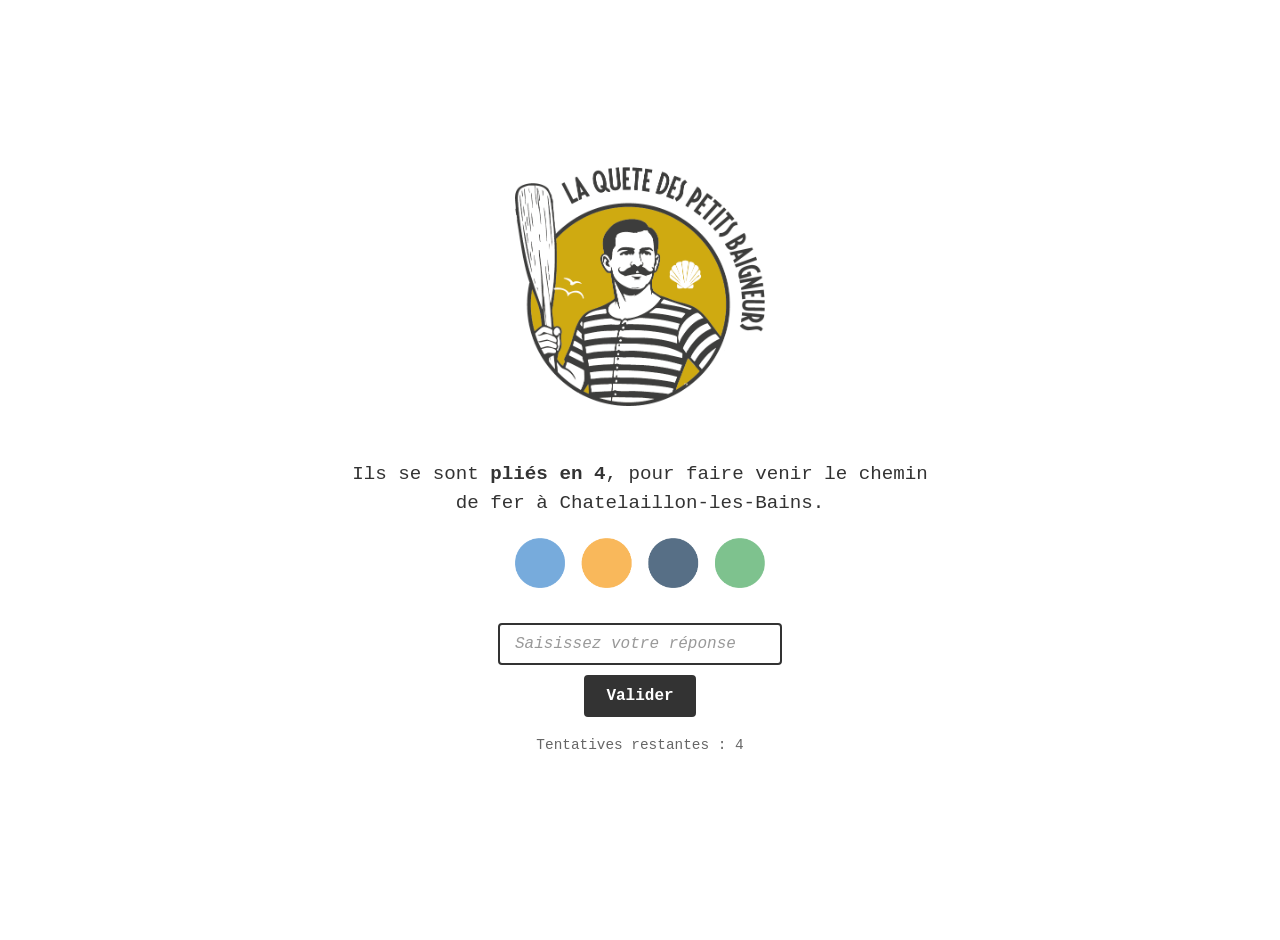
<file: index.html>
<!DOCTYPE html>
<html lang="fr">
<head>
    <meta charset="UTF-8">
    <meta name="viewport" content="width=device-width, initial-scale=1.0">
    <title>La Quête des Petits Baigneurs - Énigme</title>
    <style>
        body {
            font-family: "American Typewriter", "Courier New", Courier, serif;
            background-color: #ffffff;
            color: #333333;
            margin: 0;
            padding: 20px;
            display: flex;
            flex-direction: column;
            align-items: center;
            justify-content: center;
            min-height: 100vh;
            text-align: center;
        }

        .container {
            max-width: 600px;
            padding: 20px;
        }

        .logo {
            max-width: 250px;
            margin-bottom: 30px;
        }

        .enigme-texte {
            font-size: 1.2rem;
            line-height: 1.5;
            margin-bottom: 20px;
        }
        
        .visuel-enigme {
            max-width: 250px; 
            width: 100%;
            height: auto;
            margin-bottom: 30px;
            border-radius: 8px;
        }

        .fw-light { font-weight: 300; }
        .fw-regular { font-weight: 400; }
        .fw-bold { font-weight: bold; }

        .input-group {
            margin-bottom: 20px;
        }

        input[type="text"] {
            font-family: "American Typewriter", "Courier New", Courier, serif;
            font-size: 1rem;
            padding: 10px 15px;
            border: 2px solid #333;
            border-radius: 4px;
            width: 250px;
            margin-bottom: 10px;
            outline: none;
        }

        input[type="text"]::placeholder {
            color: #999;
            font-style: italic;
        }

        button {
            font-family: "American Typewriter", "Courier New", Courier, serif;
            font-size: 1rem;
            font-weight: bold;
            padding: 10px 20px;
            background-color: #333;
            color: white;
            border: 2px solid #333;
            border-radius: 4px;
            cursor: pointer;
            transition: all 0.3s ease;
        }

        button:hover {
            background-color: white;
            color: #333;
        }

        button:disabled, input:disabled {
            opacity: 0.5;
            cursor: not-allowed;
        }

        .compteur {
            font-size: 0.9rem;
            color: #666;
            margin-bottom: 20px;
        }

        #message-resultat {
            display: none;
            margin-top: 20px;
            padding: 20px;
            border: 1px solid #333;
            background-color: #f9f9f9;
            text-align: left;
        }

        #message-resultat h3 {
            margin-top: 0;
            text-align: center;
        }

        .erreur {
            color: #d9534f;
            font-weight: bold;
            margin-top: 10px;
            display: none;
        }

        /* --- Style de l'encart Indice --- */
        .encart-indice {
            margin-top: 30px;
            padding: 20px;
            border: 2px dashed #333;
            background-color: #ffffff;
            text-align: center;
        }

        #texte-indice {
            display: none;
            font-size: 1.1rem;
            color: #333;
            margin-top: 10px;
        }
    </style>
</head>
<body>

    <div class="container">
        <img src="Moutarde Logo petits baigneurs0.png" alt="Logo" class="logo">

        <p class="enigme-texte fw-regular">
            Ils se sont <span class="fw-bold">pliés en 4</span>, pour faire venir le chemin de fer à Chatelaillon-les-Bains.
        </p>

        <img src="Ordre-cercles_10.png" alt="Indice visuel" class="visuel-enigme">

        <div class="input-group" id="zone-saisie">
            <input type="text" id="reponse-input" placeholder="Saisissez votre réponse">
            <br>
            <button id="btn-valider" onclick="verifierReponse()">Valider</button>
        </div>

        <p class="compteur" id="texte-compteur">Tentatives restantes : <span id="nb-essais">4</span></p>

        <div id="message-erreur" class="erreur">Mauvaise réponse. Essayez encore !</div>

        <div id="message-resultat">
            <h3>Bravo !</h3>
            <p>Regardez cette gare qui se dresse devant vous ! Elle est le véritable point de départ de notre civilisation balnéaire. Sans l'arrivée providentielle du chemin de fer et de ces fameux "trains de plaisir" affrétés par la Compagnie des Charentes à la fin du 19ème siècle, Châtelaillon ne serait jamais devenue cette station si prisée. C'est le portail majestueux par lequel affluent tous nos illustres curistes. Juste ici, le parc de verdure constitue notre havre de paix mondain. Après le violent et traumatisant bain médical, la haute société vient y flâner pour se remettre de ses émotions. On y écoute la douce musique s'échappant des kiosques, on y discute des dernières rumeurs parisiennes. Mais attention, le tout doit se faire bien à l'abri sous des ombrelles épaisses !</p>
            <p>Voici un autre précepte.</p>
            <p><strong>Le Culte du Teint de Navet !</strong></p>
            <p>Le soleil est l'ennemi juré de notre aristocratie. Le bronzage de la peau est strictement réservé aux paysans et aux ouvriers agricoles ! Un curiste digne de ce nom se doit de cultiver avec soin une pâleur quasi cadavérique. Sur cette élégante promenade, les voiles superposés, les longues mitaines et les ombrelles sombres sont de rigueur absolue. Ne laissez passer aucun rayon mortel sur votre épiderme, sous peine d'une exclusion immédiate de nos cercles mondains !</p>

            <div class="encart-indice">
                <button id="btn-indice" onclick="afficherIndice()">Obtenir mon indice</button>
                <div id="texte-indice">
                    <p>Voici votre indice : <strong>La quatrième molette n'est pas le chiffre 0.</strong></p>
                    <p><em>Conservez-le précieusement pour espérer ouvrir le cadenas du coffre.</em></p>
                </div>
            </div>
        </div>
    </div>

    <script>
        let tentativesRestantes = 4;
        const reponsesAcceptees = ["361", "trois cent soixante et un"]; 

        function verifierReponse() {
            const inputElement = document.getElementById("reponse-input");
            const btnElement = document.getElementById("btn-valider");
            const msgErreur = document.getElementById("message-erreur");
            const msgResultat = document.getElementById("message-resultat");
            const nbEssaisElement = document.getElementById("nb-essais");

            const reponseJoueur = inputElement.value.trim().toLowerCase();

            if (reponseJoueur === "") return; 

            if (reponsesAcceptees.includes(reponseJoueur)) {
                document.getElementById("zone-saisie").style.display = "none";
                document.getElementById("texte-compteur").style.display = "none";
                msgErreur.style.display = "none";
                msgResultat.style.display = "block";
            } else {
                tentativesRestantes--;
                nbEssaisElement.textContent = tentativesRestantes;
                msgErreur.style.display = "block";
                inputElement.value = "";

                if (tentativesRestantes <= 0) {
                    inputElement.disabled = true;
                    btnElement.disabled = true;
                    msgErreur.textContent = "Vous n'avez plus de tentatives ! L'énigme est bloquée.";
                }
            }
        }

        // Fonction pour révéler l'indice
        function afficherIndice() {
            document.getElementById("btn-indice").style.display = "none";
            document.getElementById("texte-indice").style.display = "block";
        }

        document.getElementById("reponse-input").addEventListener("keypress", function(event) {
            if (event.key === "Enter") {
                event.preventDefault();
                verifierReponse();
            }
        });
    </script>

</body>
</html>
</file>
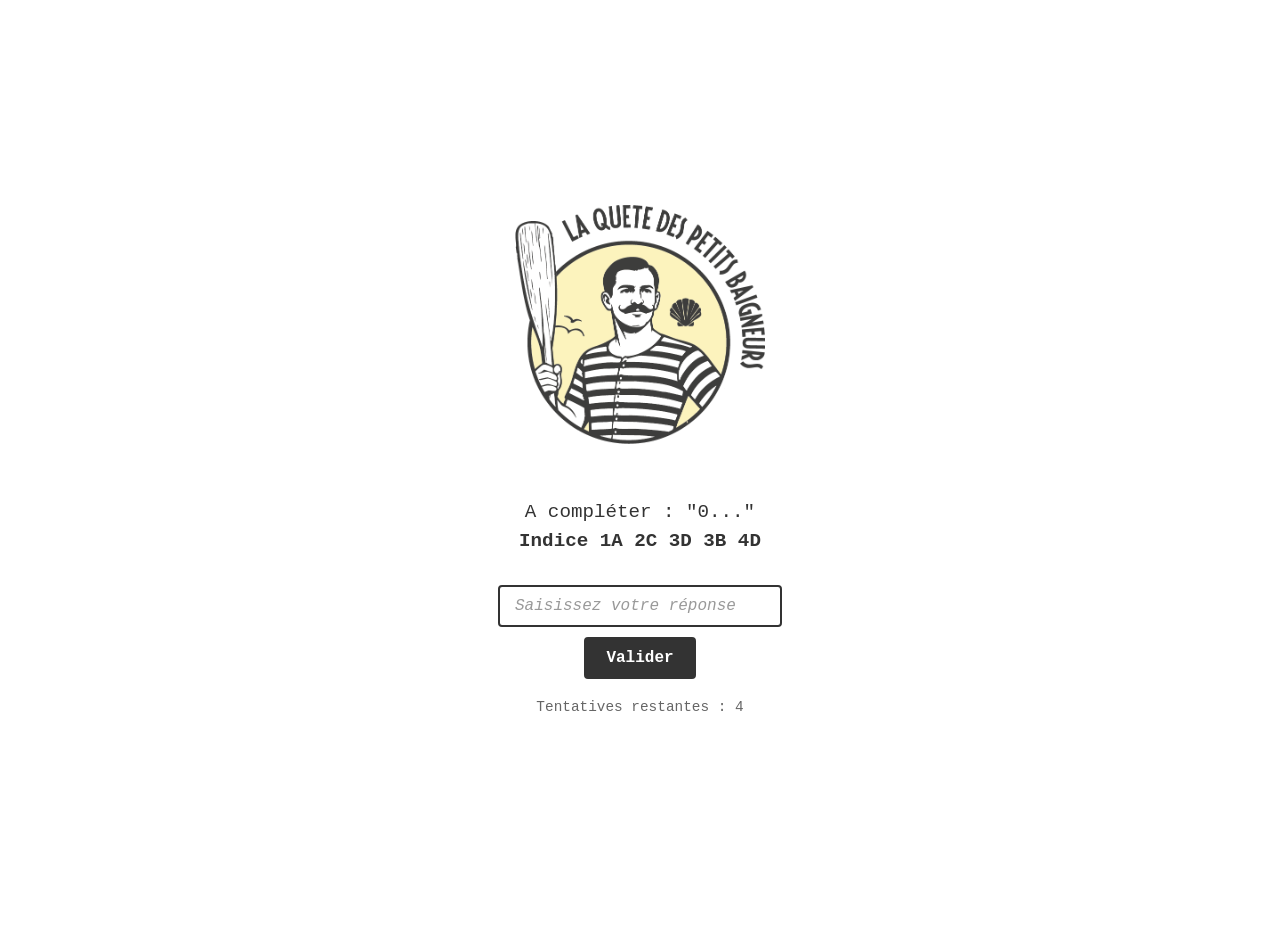
<file: beausejour.html>
<!DOCTYPE html>
<html lang="fr">
<head>
    <meta charset="UTF-8">
    <meta name="viewport" content="width=device-width, initial-scale=1.0">
    <title>La Quête des Petits Baigneurs - Énigme</title>
    <style>
        body {
            font-family: "American Typewriter", "Courier New", Courier, serif;
            background-color: #ffffff;
            color: #333333;
            margin: 0;
            padding: 20px;
            display: flex;
            flex-direction: column;
            align-items: center;
            justify-content: center;
            min-height: 100vh;
            text-align: center;
        }

        .container {
            max-width: 600px;
            padding: 20px;
        }

        .logo {
            max-width: 250px;
            margin-bottom: 30px;
        }

        .enigme-texte {
            font-size: 1.2rem;
            line-height: 1.5;
            margin-bottom: 30px;
        }

        .fw-light { font-weight: 300; }
        .fw-regular { font-weight: 400; }
        .fw-bold { font-weight: bold; }

        .input-group {
            margin-bottom: 20px;
        }

        input[type="text"] {
            font-family: "American Typewriter", "Courier New", Courier, serif;
            font-size: 1rem;
            padding: 10px 15px;
            border: 2px solid #333;
            border-radius: 4px;
            width: 250px;
            margin-bottom: 10px;
            outline: none;
        }

        input[type="text"]::placeholder {
            color: #999;
            font-style: italic;
        }

        button {
            font-family: "American Typewriter", "Courier New", Courier, serif;
            font-size: 1rem;
            font-weight: bold;
            padding: 10px 20px;
            background-color: #333;
            color: white;
            border: 2px solid #333;
            border-radius: 4px;
            cursor: pointer;
            transition: all 0.3s ease;
        }

        button:hover {
            background-color: white;
            color: #333;
        }

        button:disabled, input:disabled {
            opacity: 0.5;
            cursor: not-allowed;
        }

        .compteur {
            font-size: 0.9rem;
            color: #666;
            margin-bottom: 20px;
        }

        #message-resultat {
            display: none;
            margin-top: 20px;
            padding: 20px;
            border: 1px solid #333;
            background-color: #f9f9f9;
            text-align: left;
        }

        #message-resultat h3 {
            margin-top: 0;
            text-align: center;
        }

        .erreur {
            color: #d9534f;
            font-weight: bold;
            margin-top: 10px;
            display: none;
        }

        /* --- Style de l'encart Indice --- */
        .encart-indice {
            margin-top: 30px;
            padding: 20px;
            border: 2px dashed #333;
            background-color: #ffffff;
            text-align: center;
        }

        #texte-indice {
            display: none;
            font-size: 1.1rem;
            color: #333;
            margin-top: 10px;
        }
    </style>
</head>
<body>

    <div class="container">
        <img src="Jaune Logo petits baigneurs0.png" alt="Logo La Quête des Petits Baigneurs" class="logo">

        <p class="enigme-texte fw-regular">
            A compléter : "0..."<br>
            <span class="fw-bold">Indice 1A 2C 3D 3B 4D</span>
        </p>

        <div class="input-group" id="zone-saisie">
            <input type="text" id="reponse-input" placeholder="Saisissez votre réponse">
            <br>
            <button id="btn-valider" onclick="verifierReponse()">Valider</button>
        </div>

        <p class="compteur" id="texte-compteur">Tentatives restantes : <span id="nb-essais">4</span></p>

        <div id="message-erreur" class="erreur">Mauvaise réponse. Essayez encore !</div>

        <div id="message-resultat">
            <h3>Bravo !</h3>
            <p>Bienvenue dans les artères élégantes de notre station balnéaire en plein essor. Ici, dans la paisible rue Beauséjour, loin du tumulte des vagues et du vent salé, nos riches villégiateurs aiment à résider dans la plus grande tranquillité. Mais l'heure du bain médical approche et pour rejoindre l'océan, la plus stricte décence s'impose à chaque instant. On ne se promène sous aucun prétexte en tenue de bain au vu et au su de tous les passants !</p>
            <p>Voilà une règle fondamentale.</p>
            <p><strong>Le Cheval des Mers !</strong></p>
            <p>Fouler le sable chaud en costume de bain est considéré comme un affront intolérable aux mouettes et, surtout, aux bonnes mœurs. L'approche des flots tumultueux doit se faire dans la plus stricte intimité. Le baigneur de bonne famille monte, entièrement habillé de la tête aux pieds, dans une cabine de bois montée sur roues. Un cheval de trait robuste tracte ensuite cette cabine bringuebalante jusque dans l'écume marine. Vous ne sortirez de cet abri que du côté du grand large ! Loin, très loin des regards terrestres, des jumelles indiscrètes et des villageois ébahis. La pudeur avant tout, messieurs-dames, la dignité de votre rang en dépend !</p>

            <div class="encart-indice">
                <button id="btn-indice" onclick="afficherIndice()">Obtenir mon indice</button>
                <div id="texte-indice">
                    <p>Voici votre indice : <strong>Le chiffre de la quatrième molette est strictement inférieur à celui de la troisième.</strong></p>
                    <p><em>Conservez-le précieusement pour espérer ouvrir le cadenas du coffre.</em></p>
                </div>
            </div>
        </div>
    </div>

    <script>
        let tentativesRestantes = 4;
        
        const reponsesAcceptees = ["vague"]; 

        function verifierReponse() {
            const inputElement = document.getElementById("reponse-input");
            const btnElement = document.getElementById("btn-valider");
            const msgErreur = document.getElementById("message-erreur");
            const msgResultat = document.getElementById("message-resultat");
            const nbEssaisElement = document.getElementById("nb-essais");

            const reponseJoueur = inputElement.value.trim().toLowerCase();

            if (reponseJoueur === "") return; 

            if (reponsesAcceptees.includes(reponseJoueur)) {
                document.getElementById("zone-saisie").style.display = "none";
                document.getElementById("texte-compteur").style.display = "none";
                msgErreur.style.display = "none";
                msgResultat.style.display = "block";
            } else {
                tentativesRestantes--;
                nbEssaisElement.textContent = tentativesRestantes;
                msgErreur.style.display = "block";
                
                inputElement.value = "";

                if (tentativesRestantes <= 0) {
                    inputElement.disabled = true;
                    btnElement.disabled = true;
                    msgErreur.textContent = "Vous n'avez plus de tentatives ! L'énigme est bloquée.";
                }
            }
        }

        // Fonction pour afficher l'indice
        function afficherIndice() {
            document.getElementById("btn-indice").style.display = "none";
            document.getElementById("texte-indice").style.display = "block";
        }

        document.getElementById("reponse-input").addEventListener("keypress", function(event) {
            if (event.key === "Enter") {
                event.preventDefault();
                verifierReponse();
            }
        });
    </script>

</body>
</html>
</file>
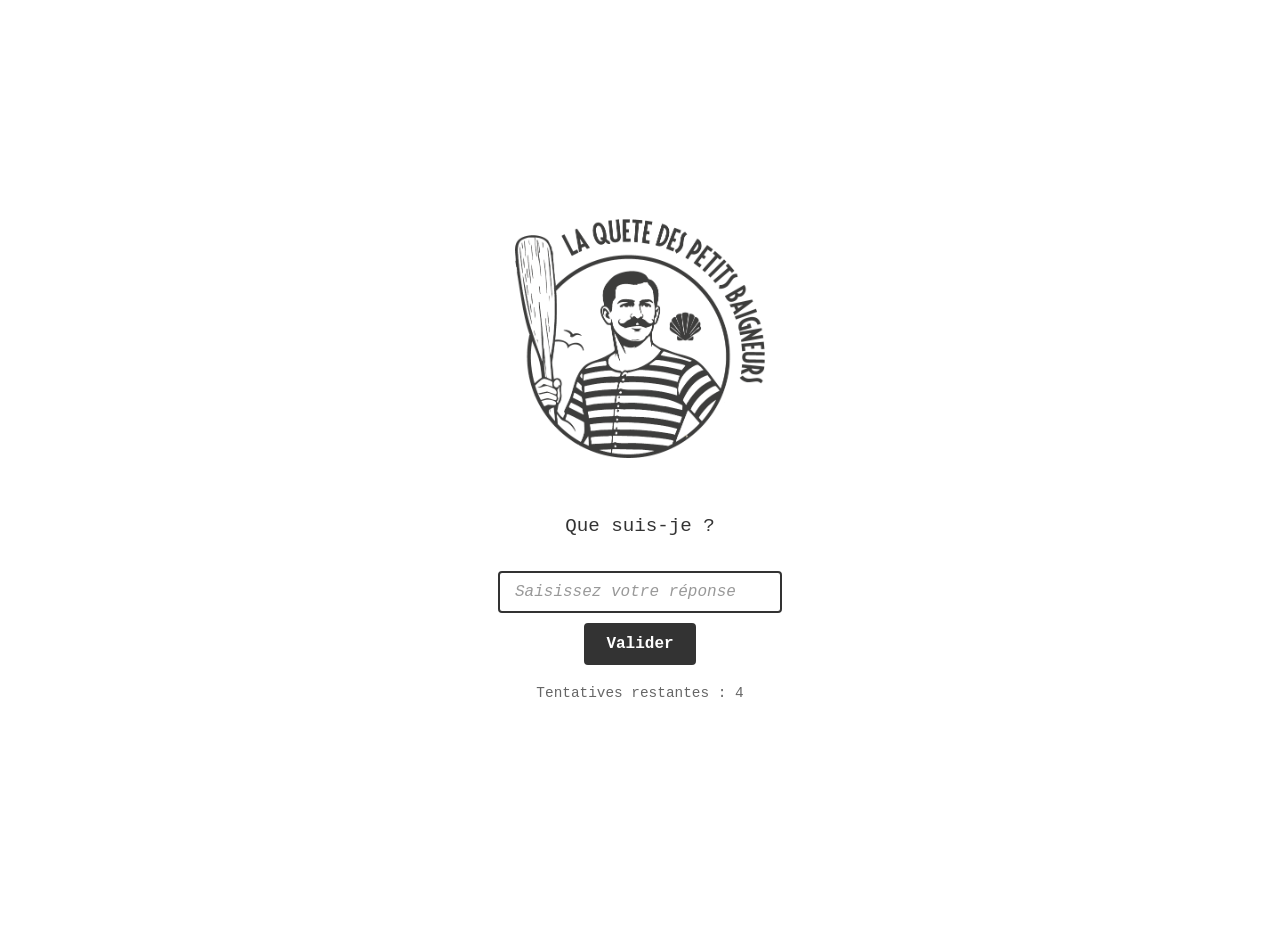
<file: bouchots.html>
<!DOCTYPE html>
<html lang="fr">
<head>
    <meta charset="UTF-8">
    <meta name="viewport" content="width=device-width, initial-scale=1.0">
    <title>La Quête des Petits Baigneurs - Énigme</title>
    <style>
        body {
            font-family: "American Typewriter", "Courier New", Courier, serif;
            background-color: #ffffff;
            color: #333333;
            margin: 0;
            padding: 20px;
            display: flex;
            flex-direction: column;
            align-items: center;
            justify-content: center;
            min-height: 100vh;
            text-align: center;
        }

        .container {
            max-width: 600px;
            padding: 20px;
        }

        .logo {
            max-width: 250px;
            margin-bottom: 30px;
        }

        .enigme-texte {
            font-size: 1.2rem;
            line-height: 1.5;
            margin-bottom: 30px;
        }

        .fw-light { font-weight: 300; }
        .fw-regular { font-weight: 400; }
        .fw-bold { font-weight: bold; }

        .input-group {
            margin-bottom: 20px;
        }

        input[type="text"] {
            font-family: "American Typewriter", "Courier New", Courier, serif;
            font-size: 1rem;
            padding: 10px 15px;
            border: 2px solid #333;
            border-radius: 4px;
            width: 250px;
            margin-bottom: 10px;
            outline: none;
        }

        input[type="text"]::placeholder {
            color: #999;
            font-style: italic;
        }

        button {
            font-family: "American Typewriter", "Courier New", Courier, serif;
            font-size: 1rem;
            font-weight: bold;
            padding: 10px 20px;
            background-color: #333;
            color: white;
            border: 2px solid #333;
            border-radius: 4px;
            cursor: pointer;
            transition: all 0.3s ease;
        }

        button:hover {
            background-color: white;
            color: #333;
        }

        button:disabled, input:disabled {
            opacity: 0.5;
            cursor: not-allowed;
        }

        .compteur {
            font-size: 0.9rem;
            color: #666;
            margin-bottom: 20px;
        }

        #message-resultat {
            display: none;
            margin-top: 20px;
            padding: 20px;
            border: 1px solid #333;
            background-color: #f9f9f9;
            text-align: left;
        }

        #message-resultat h3 {
            margin-top: 0;
            text-align: center;
        }

        .erreur {
            color: #d9534f;
            font-weight: bold;
            margin-top: 10px;
            display: none;
        }

        /* --- Style de l'encart Indice --- */
        .encart-indice {
            margin-top: 30px;
            padding: 20px;
            border: 2px dashed #333;
            background-color: #ffffff;
            text-align: center;
        }

        #texte-indice {
            display: none;
            font-size: 1.1rem;
            color: #333;
            margin-top: 10px;
        }
    </style>
</head>
<body>

    <div class="container">
        <img src="B&W Logo petits baigneurs0.png" alt="Logo La Quête des Petits Baigneurs" class="logo">

        <p class="enigme-texte fw-regular">
            Que suis-je ?
        </p>

        <div class="input-group" id="zone-saisie">
            <input type="text" id="reponse-input" placeholder="Saisissez votre réponse">
            <br>
            <button id="btn-valider" onclick="verifierReponse()">Valider</button>
        </div>

        <p class="compteur" id="texte-compteur">Tentatives restantes : <span id="nb-essais">4</span></p>

        <div id="message-erreur" class="erreur">Mauvaise réponse. Essayez encore !</div>

        <div id="message-resultat">
            <h3>Bravo !</h3>
            <p>Nous terminons enfin notre grande promenade thérapeutique ici, aux Boucholeurs. Respirez à pleins poumons ces puissants effluves marins ! Ce quartier très pittoresque vit au rythme immuable des marées, du dur labeur de la mytiliculture et de l'ostréiculture. L'océan tumultueux nous nourrit de ses fruits, mais sachez qu'il nous purge également de nos maux ! Cette même eau salée qui donne une saveur si incomparable à nos huîtres possède d'incroyables vertus stomacales prouvées par la science. </p>
            <p>Voici l’ultime et délicieuse recommandation médicale :</p>
            <p><strong>La Purge Salée !</strong></p>
            <p>N'oubliez jamais qu'avant de s'y tremper, la mer se déguste goulûment ! Boire la tasse n'est jamais un vulgaire accident stupide dû à une vague, c'est une véritable prescription officielle. Tout curiste arrivant sur nos rivages doit impérativement ingurgiter une généreuse rasade d'eau de mer bien trouble. Vous êtes exceptionnellement autorisés à la couper au lait tiède ou au vin rouge si votre palais bourgeois est trop délicat. L'objectif avoué est de purger intégralement votre organisme. Votre estomac mondain doit rapidement devenir aussi agité que l'océan lors d'une violente tempête d'équinoxe ! </p>
            <p>Bonne cure à tous !</p>

            <div class="encart-indice">
                <button id="btn-indice" onclick="afficherIndice()">Obtenir mon indice</button>
                <div id="texte-indice">
                    <p>Voici votre indice : <strong>Le chiffre de la deuxième molette est strictement supérieur à 5.</strong></p>
                    <p><em>Conservez-le précieusement pour espérer ouvrir le cadenas du coffre.</em></p>
                </div>
            </div>
        </div>
    </div>

    <script>
        let tentativesRestantes = 4;
        const reponsesAcceptees = ["esprit"]; 

        function verifierReponse() {
            const inputElement = document.getElementById("reponse-input");
            const btnElement = document.getElementById("btn-valider");
            const msgErreur = document.getElementById("message-erreur");
            const msgResultat = document.getElementById("message-resultat");
            const nbEssaisElement = document.getElementById("nb-essais");

            const reponseJoueur = inputElement.value.trim().toLowerCase();

            if (reponseJoueur === "") return; 

            if (reponsesAcceptees.includes(reponseJoueur)) {
                document.getElementById("zone-saisie").style.display = "none";
                document.getElementById("texte-compteur").style.display = "none";
                msgErreur.style.display = "none";
                msgResultat.style.display = "block";
            } else {
                tentativesRestantes--;
                nbEssaisElement.textContent = tentativesRestantes;
                msgErreur.style.display = "block";
                
                inputElement.value = "";

                if (tentativesRestantes <= 0) {
                    inputElement.disabled = true;
                    btnElement.disabled = true;
                    msgErreur.textContent = "Vous n'avez plus de tentatives ! L'énigme est bloquée.";
                }
            }
        }

        // Fonction pour afficher l'indice final
        function afficherIndice() {
            document.getElementById("btn-indice").style.display = "none";
            document.getElementById("texte-indice").style.display = "block";
        }

        document.getElementById("reponse-input").addEventListener("keypress", function(event) {
            if (event.key === "Enter") {
                event.preventDefault();
                verifierReponse();
            }
        });
    </script>

</body>
</html>
</file>
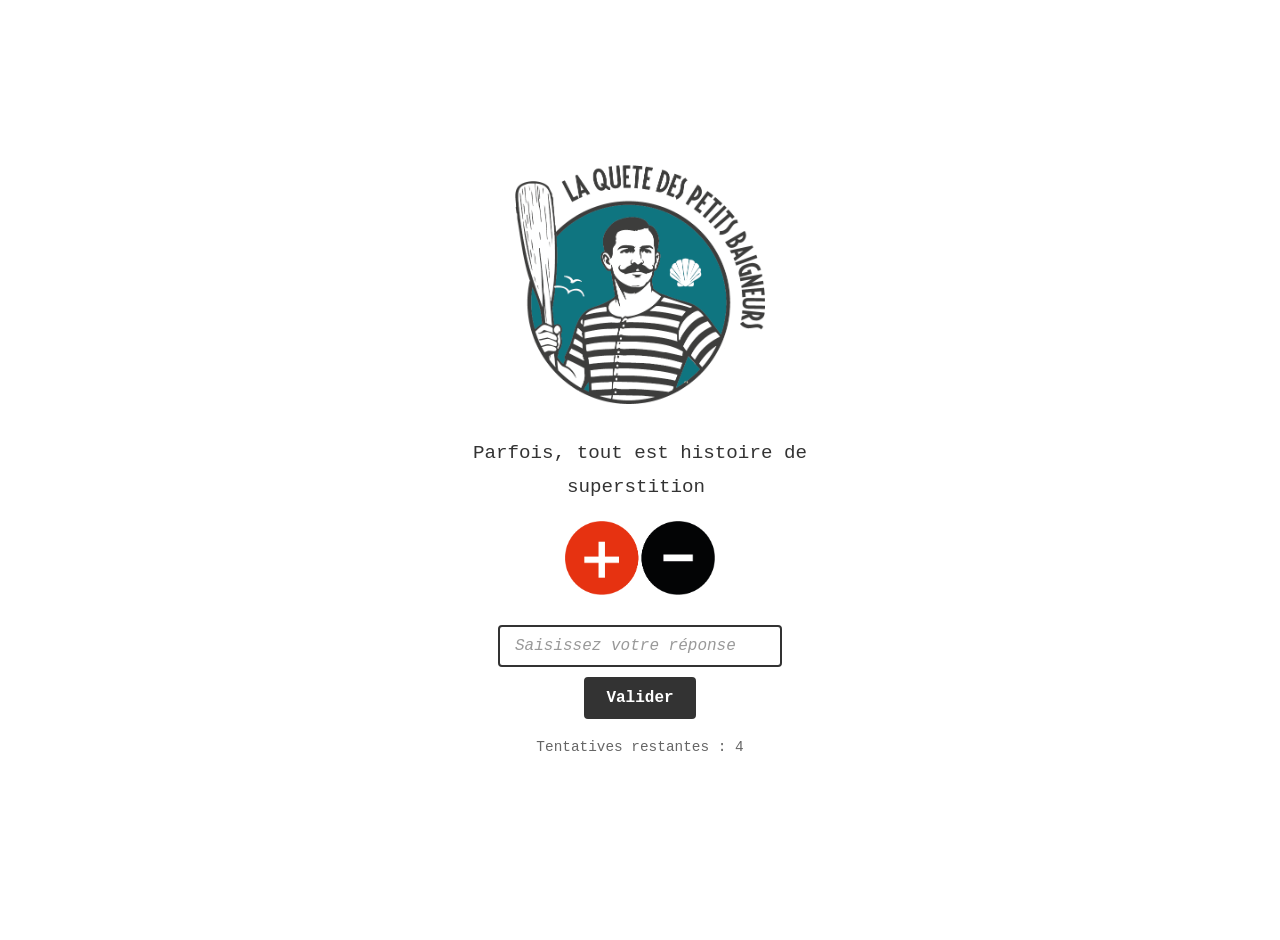
<file: chance.html>
<!DOCTYPE html>
<html lang="fr">
<head>
    <meta charset="UTF-8">
    <meta name="viewport" content="width=device-width, initial-scale=1.0">
    <title>La Quête des Petits Baigneurs - Énigme</title>
    <style>
        body {
            font-family: "American Typewriter", "Courier New", Courier, serif;
            background-color: #ffffff;
            color: #333333;
            margin: 0;
            padding: 20px;
            display: flex;
            flex-direction: column;
            align-items: center;
            justify-content: center;
            min-height: 100vh;
            text-align: center;
        }

        .container {
            max-width: 600px;
            padding: 20px;
        }

        .logo {
            max-width: 250px;
            margin-bottom: 30px;
        }

        /* --- Enigme et Animation --- */
        .enigme-texte {
            font-size: 1.2rem;
            line-height: 1.5;
            margin-bottom: 20px;
        }

        .fw-light { font-weight: 300; }
        .fw-regular { font-weight: 400; }
        .fw-bold { font-weight: bold; }

        .animation-ligne {
            margin-top: 5px;
            display: flex;
            justify-content: center;
            align-items: flex-end;
            min-height: 1.5em; /* Évite les sauts de page pendant l'animation */
        }

        .word-superstition {
            position: relative;
            display: inline-block;
            font-weight: 400; /* Même graisse (regular) que la phrase */
        }

        /* Le trait qui vient barrer le mot "superstition" */
        .word-superstition::after {
            content: '';
            position: absolute;
            left: 0;
            top: 55%;
            width: 0;
            height: 2px;
            background-color: #333;
            animation: strike-anim 9s infinite;
        }

        /* Le mot "superposition" masqué au début */
        .word-superposition {
            display: inline-block;
            overflow: hidden;
            white-space: nowrap;
            vertical-align: bottom;
            margin-left: 8px;
            max-width: 0;
            opacity: 0;
            animation: type-anim 9s infinite;
        }

        /* Déroulement de l'animation sur 9 secondes */
        @keyframes strike-anim {
            0%, 33.33% { width: 0; } /* Temps 1 : Pas de trait */
            33.34%, 100% { width: 100%; } /* Temps 2 et 3 : Mot barré */
        }

        @keyframes type-anim {
            0%, 33.33% { max-width: 0; opacity: 0; } /* Temps 1 : Caché */
            33.34% { max-width: 0; opacity: 1; } /* Début du temps 2 : Devient visible mais largeur 0 */
            66.66%, 100% { max-width: 200px; opacity: 1; } /* Temps 2 et 3 : S'affiche lettre à lettre jusqu'à la taille max */
        }

        /* --- Visuel réduit --- */
        .visuel-enigme {
            max-width: 150px; /* Taille diminuée */
            margin-bottom: 30px;
            display: block;
            margin-left: auto;
            margin-right: auto;
        }

        .input-group {
            margin-bottom: 20px;
        }

        input[type="text"] {
            font-family: "American Typewriter", "Courier New", Courier, serif;
            font-size: 1rem;
            padding: 10px 15px;
            border: 2px solid #333;
            border-radius: 4px;
            width: 250px;
            margin-bottom: 10px;
            outline: none;
        }

        input[type="text"]::placeholder {
            color: #999;
            font-style: italic;
        }

        button {
            font-family: "American Typewriter", "Courier New", Courier, serif;
            font-size: 1rem;
            font-weight: bold;
            padding: 10px 20px;
            background-color: #333;
            color: white;
            border: 2px solid #333;
            border-radius: 4px;
            cursor: pointer;
            transition: all 0.3s ease;
        }

        button:hover {
            background-color: white;
            color: #333;
        }

        button:disabled, input:disabled {
            opacity: 0.5;
            cursor: not-allowed;
        }

        .compteur {
            font-size: 0.9rem;
            color: #666;
            margin-bottom: 20px;
        }

        #message-resultat {
            display: none;
            margin-top: 20px;
            padding: 20px;
            border: 1px solid #333;
            background-color: #f9f9f9;
            text-align: left;
        }

        #message-resultat h3 {
            margin-top: 0;
            text-align: center;
        }

        .erreur {
            color: #d9534f;
            font-weight: bold;
            margin-top: 10px;
            display: none;
        }

        /* --- Style de l'encart Indice --- */
        .encart-indice {
            margin-top: 30px;
            padding: 20px;
            border: 2px dashed #333;
            background-color: #ffffff;
            text-align: center;
        }

        #texte-indice {
            display: none;
            font-size: 1.1rem;
            color: #333;
            margin-top: 10px;
        }
    </style>
</head>
<body>

    <div class="container">
        <img src="Turquoise Logo petits baigneurs0.png" alt="Logo La Quête des Petits Baigneurs" class="logo">

        <div class="enigme-texte fw-regular">
            Parfois, tout est histoire de<br>
            <div class="animation-ligne">
                <span class="word-superstition">superstition</span>
                <span class="word-superposition fw-bold">superposition</span>
            </div>
        </div>

        <img src="Visuel + -.png" alt="Visuel" class="visuel-enigme">

        <div class="input-group" id="zone-saisie">
            <input type="text" id="reponse-input" placeholder="Saisissez votre réponse">
            <br>
            <button id="btn-valider" onclick="verifierReponse()">Valider</button>
        </div>

        <p class="compteur" id="texte-compteur">Tentatives restantes : <span id="nb-essais">4</span></p>

        <div id="message-erreur" class="erreur">Mauvaise réponse. Essayez encore !</div>

        <div id="message-resultat">
            <h3>Bravo !</h3>
            <p>Ah, le Casino de Châtelaillon ! Même si son architecture a été modernisée avec le temps, son emplacement stratégique et son concept sont l'héritage direct des grands établissements de notre chère Belle Époque. C'est notre prestigieux lieu de perdition élégant, le cœur battant de nos soirées festives. C'est surtout ici que ces messieurs se retirent prudemment pour fumer le cigare et jouer aux cartes. Surtout lorsque l'heure redoutée de la baignade féminine approche sur la plage !</p>
            <p>Car n’oubliez jamais la règle de notre sacro-saint code :</p>
            <p><strong>La Cloche de la Vertu et le Péril de la Lorgnette !</strong></p>
            <p>Sachez que la mixité aquatique est le naufrage absolu de la moralité française. Nos plages sont très strictement séparées par sexe. Lorsqu'une lourde cloche retentit au loin pour annoncer le bain exclusif des Dames, les Messieurs ont l'obligation absolue de tourner le dos à l'océan. Ils fileront se réfugier au Casino sans le moindre délai ! De plus, prenez garde : la longue-vue est considérée comme l'instrument du Diable en personne. L'usage de jumelles, de lorgnons ou de tout autre artifice d'optique pointé perfidement vers les cabines des dames est un crime de lèse-pudeur sévèrement réprimé !</p>
            
            <div class="encart-indice">
                <button id="btn-indice" onclick="afficherIndice()">Obtenir mon indice</button>
                <div id="texte-indice">
                    <p>Voici votre indice : <strong>Le chiffre de la première molette est un nombre impair.</strong></p>
                    <p><em>Conservez-le précieusement pour espérer ouvrir le cadenas du coffre.</em></p>
                </div>
            </div>
        </div>
    </div>

    <script>
        let tentativesRestantes = 4;
        
        // Le toLowerCase() en dessous fera en sorte que NEUF, Neuf, ou nEuf correspondent à "neuf"
        const reponsesAcceptees = ["9", "neuf"]; 

        function verifierReponse() {
            const inputElement = document.getElementById("reponse-input");
            const btnElement = document.getElementById("btn-valider");
            const msgErreur = document.getElementById("message-erreur");
            const msgResultat = document.getElementById("message-resultat");
            const nbEssaisElement = document.getElementById("nb-essais");

            // C'est cette ligne qui gère les majuscules automatiquement !
            const reponseJoueur = inputElement.value.trim().toLowerCase();

            if (reponseJoueur === "") return; 

            if (reponsesAcceptees.includes(reponseJoueur)) {
                document.getElementById("zone-saisie").style.display = "none";
                document.querySelector(".enigme-texte").style.display = "none";
                document.querySelector(".visuel-enigme").style.display = "none";
                document.getElementById("texte-compteur").style.display = "none";
                msgErreur.style.display = "none";
                msgResultat.style.display = "block";
            } else {
                tentativesRestantes--;
                nbEssaisElement.textContent = tentativesRestantes;
                msgErreur.style.display = "block";
                
                inputElement.value = "";

                if (tentativesRestantes <= 0) {
                    inputElement.disabled = true;
                    btnElement.disabled = true;
                    msgErreur.textContent = "Vous n'avez plus de tentatives ! L'énigme est bloquée.";
                }
            }
        }

        // Fonction pour afficher l'indice
        function afficherIndice() {
            document.getElementById("btn-indice").style.display = "none";
            document.getElementById("texte-indice").style.display = "block";
        }

        document.getElementById("reponse-input").addEventListener("keypress", function(event) {
            if (event.key === "Enter") {
                event.preventDefault();
                verifierReponse();
            }
        });
    </script>

</body>
</html>
</file>
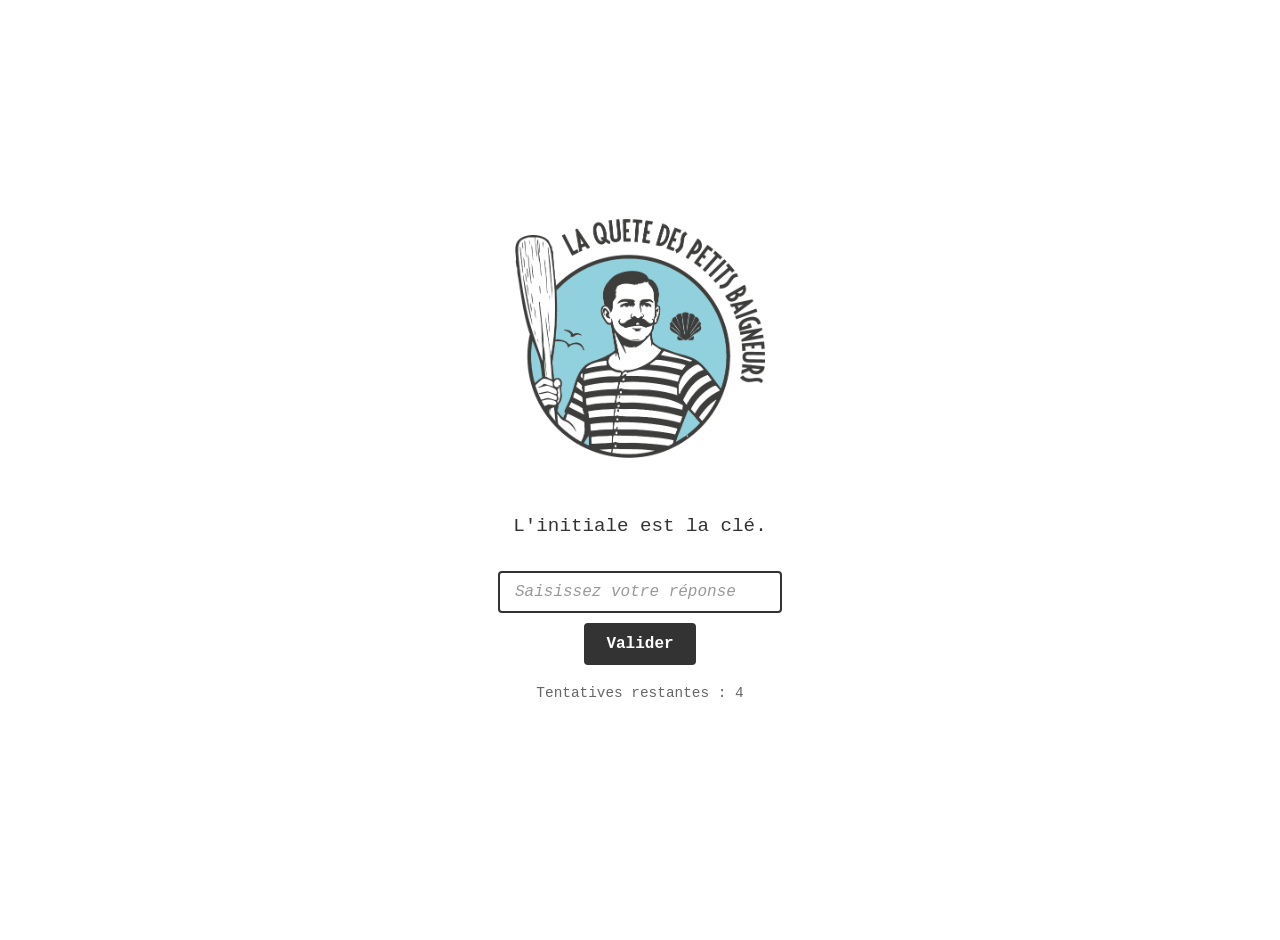
<file: les-dunes.html>
<!DOCTYPE html>
<html lang="fr">
<head>
    <meta charset="UTF-8">
    <meta name="viewport" content="width=device-width, initial-scale=1.0">
    <title>La Quête des Petits Baigneurs - Énigme</title>
    <style>
        body {
            font-family: "American Typewriter", "Courier New", Courier, serif;
            background-color: #ffffff;
            color: #333333;
            margin: 0;
            padding: 20px;
            display: flex;
            flex-direction: column;
            align-items: center;
            justify-content: center;
            min-height: 100vh;
            text-align: center;
        }

        .container {
            max-width: 600px;
            padding: 20px;
        }

        .logo {
            max-width: 250px;
            margin-bottom: 30px;
        }

        .enigme-texte {
            font-size: 1.2rem;
            line-height: 1.5;
            margin-bottom: 30px;
        }

        .fw-light { font-weight: 300; }
        .fw-regular { font-weight: 400; }
        .fw-bold { font-weight: bold; }

        .input-group {
            margin-bottom: 20px;
        }

        input[type="text"] {
            font-family: "American Typewriter", "Courier New", Courier, serif;
            font-size: 1rem;
            padding: 10px 15px;
            border: 2px solid #333;
            border-radius: 4px;
            width: 250px;
            margin-bottom: 10px;
            outline: none;
        }

        input[type="text"]::placeholder {
            color: #999;
            font-style: italic;
        }

        button {
            font-family: "American Typewriter", "Courier New", Courier, serif;
            font-size: 1rem;
            font-weight: bold;
            padding: 10px 20px;
            background-color: #333;
            color: white;
            border: 2px solid #333;
            border-radius: 4px;
            cursor: pointer;
            transition: all 0.3s ease;
        }

        button:hover {
            background-color: white;
            color: #333;
        }

        button:disabled, input:disabled {
            opacity: 0.5;
            cursor: not-allowed;
        }

        .compteur {
            font-size: 0.9rem;
            color: #666;
            margin-bottom: 20px;
        }

        #message-resultat {
            display: none;
            margin-top: 20px;
            padding: 20px;
            border: 1px solid #333;
            background-color: #f9f9f9;
            text-align: left;
        }

        #message-resultat h3 {
            margin-top: 0;
            text-align: center;
        }

        .erreur {
            color: #d9534f;
            font-weight: bold;
            margin-top: 10px;
            display: none;
        }

        /* --- Style de l'encart Indice --- */
        .encart-indice {
            margin-top: 30px;
            padding: 20px;
            border: 2px dashed #333;
            background-color: #ffffff;
            text-align: center;
        }

        #texte-indice {
            display: none;
            font-size: 1.1rem;
            color: #333;
            margin-top: 10px;
        }
    </style>
</head>
<body>

    <div class="container">
        <img src="Bleu Logo petits baigneurs0.png" alt="Logo La Quête des Petits Baigneurs" class="logo">

        <p class="enigme-texte fw-regular">
            L'initiale est la clé.
        </p>

        <div class="input-group" id="zone-saisie">
            <input type="text" id="reponse-input" placeholder="Saisissez votre réponse">
            <br>
            <button id="btn-valider" onclick="verifierReponse()">Valider</button>
        </div>

        <p class="compteur" id="texte-compteur">Tentatives restantes : <span id="nb-essais">4</span></p>

        <div id="message-erreur" class="erreur">Mauvaise réponse. Essayez encore !</div>

        <div id="message-resultat">
            <h3>Bravo !</h3>
            <p>Notre merveilleuse cité balnéaire connait depuis le début du siècle un développement phénoménal et ininterrompu. De très nombreuses villas sortent de terre et rivalisent d'audace architecturale. Face à vous se dresse l'une des plus remarquables : la majestueuse Villa des Dunes. Remarquez immédiatement son style « castel » si particulier et si prisé ! Ses volumes très imposants rappellent fièrement l'allure d'un petit château fortifié de bord de mer. Observez sa façade d'un rouge éclatant qui défie l'océan avec arrogance. Admirez également ses fins lambrequins, ces délicates bordures décoratives en bois finement découpées qui habillent l'avancée de son toit. À l'image précise de cette architecture robuste et inébranlable, le baigneur doit être solidement équipé pour affronter les éléments.</p>
            <p>Notez bien la règle de <strong>L'Armure de Laine Mouillée !</strong></p>
            <p>Le vêtement de bain se doit impérativement de peser le poids d'un âne mort une fois gorgé d'eau. La lourde cuirasse de sergé de laine sombre est obligatoire pour éviter la moindre transparence indécente. Mesdames, n'oubliez surtout pas de coudre d'épais poids en plomb dans l'ourlet inférieur de votre jupe ! Elle ne doit jamais flotter à la surface, et un corset de bain rigide vous garantira un port de tête altier face à la vague destructrice.</p>
            
            <div class="encart-indice">
                <button id="btn-indice" onclick="afficherIndice()">Obtenir mon indice</button>
                <div id="texte-indice">
                    <p>Voici votre indice : <strong>La première molette est strictement inférieure à la troisième molette.</strong></p>
                    <p><em>Conservez-le précieusement pour espérer ouvrir le cadenas du coffre.</em></p>
                </div>
            </div>
        </div>
    </div>

    <script>
        let tentativesRestantes = 4;
        
        // La réponse acceptée est "pudeur" (le toLowerCase gère toutes les variations de casse)
        const reponsesAcceptees = ["pudeur"]; 

        function verifierReponse() {
            const inputElement = document.getElementById("reponse-input");
            const btnElement = document.getElementById("btn-valider");
            const msgErreur = document.getElementById("message-erreur");
            const msgResultat = document.getElementById("message-resultat");
            const nbEssaisElement = document.getElementById("nb-essais");

            const reponseJoueur = inputElement.value.trim().toLowerCase();

            if (reponseJoueur === "") return; 

            if (reponsesAcceptees.includes(reponseJoueur)) {
                document.getElementById("zone-saisie").style.display = "none";
                document.querySelector(".enigme-texte").style.display = "none";
                document.getElementById("texte-compteur").style.display = "none";
                msgErreur.style.display = "none";
                msgResultat.style.display = "block";
            } else {
                tentativesRestantes--;
                nbEssaisElement.textContent = tentativesRestantes;
                msgErreur.style.display = "block";
                
                inputElement.value = "";

                if (tentativesRestantes <= 0) {
                    inputElement.disabled = true;
                    btnElement.disabled = true;
                    msgErreur.textContent = "Vous n'avez plus de tentatives ! L'énigme est bloquée.";
                }
            }
        }

        // Fonction pour afficher l'indice
        function afficherIndice() {
            document.getElementById("btn-indice").style.display = "none";
            document.getElementById("texte-indice").style.display = "block";
        }

        document.getElementById("reponse-input").addEventListener("keypress", function(event) {
            if (event.key === "Enter") {
                event.preventDefault();
                verifierReponse();
            }
        });
    </script>

</body>
</html>
</file>
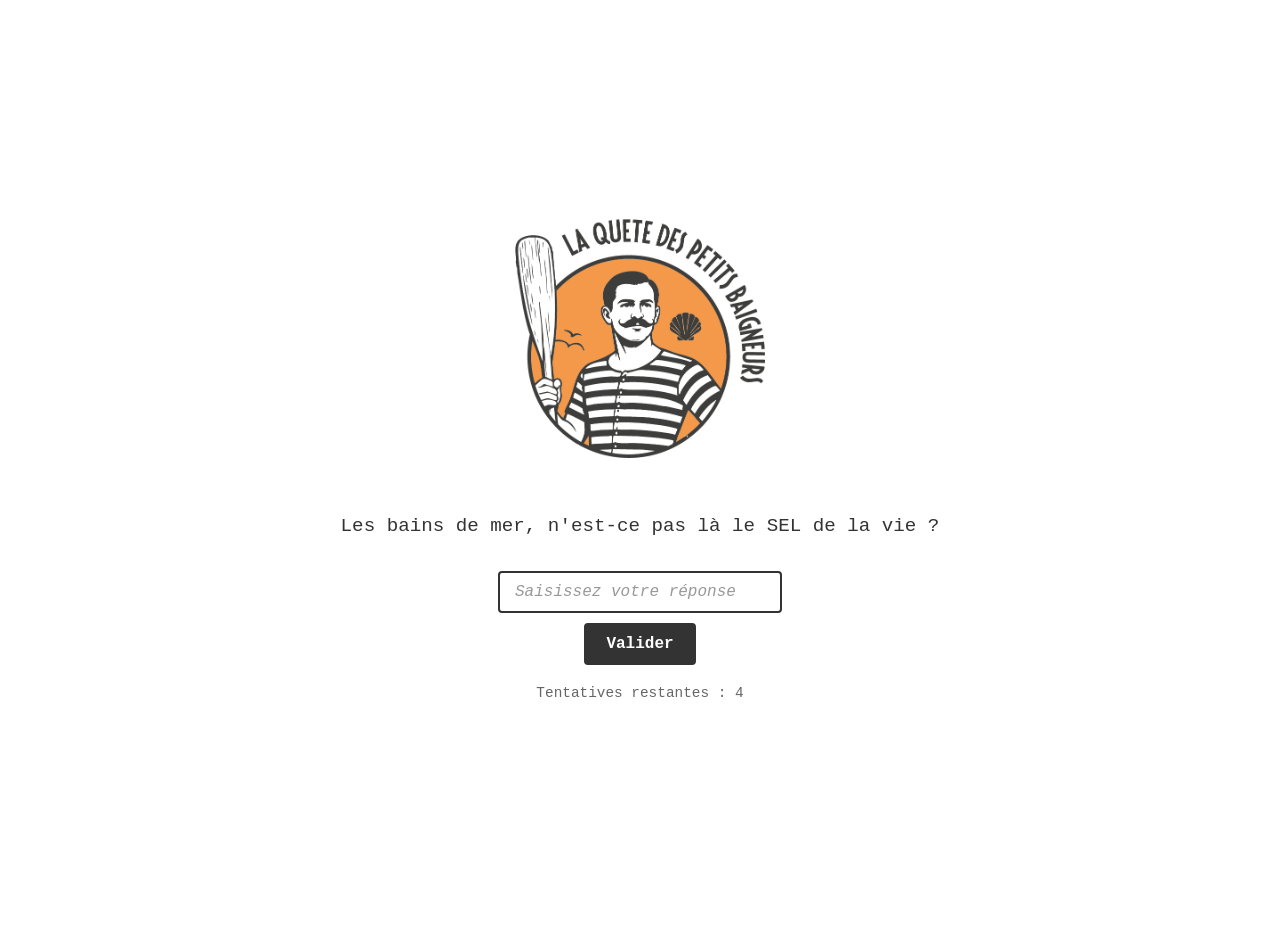
<file: loiron.html>
<!DOCTYPE html>
<html lang="fr">
<head>
    <meta charset="UTF-8">
    <meta name="viewport" content="width=device-width, initial-scale=1.0">
    <title>La Quête des Petits Baigneurs - Énigme</title>
    <style>
        body {
            font-family: "American Typewriter", "Courier New", Courier, serif;
            background-color: #ffffff;
            color: #333333;
            margin: 0;
            padding: 20px;
            display: flex;
            flex-direction: column;
            align-items: center;
            justify-content: center;
            min-height: 100vh;
            text-align: center;
        }

        .container {
            max-width: 600px;
            padding: 20px;
        }

        .logo {
            max-width: 250px;
            margin-bottom: 30px;
        }

        .enigme-texte {
            font-size: 1.2rem;
            line-height: 1.5;
            margin-bottom: 30px;
        }

        /* --- Animation Tilt --- */
        .tilt-anim {
            display: inline-block;
            animation: tilt 3s infinite ease-in-out;
        }

        @keyframes tilt {
            0%, 100% { transform: rotate(0deg); }
            5% { transform: rotate(-15deg); }
            10% { transform: rotate(15deg); }
            15% { transform: rotate(-10deg); }
            20% { transform: rotate(10deg); }
            25%, 100% { transform: rotate(0deg); }
        }

        .fw-light { font-weight: 300; }
        .fw-regular { font-weight: 400; }
        .fw-bold { font-weight: bold; }

        .input-group {
            margin-bottom: 20px;
        }

        input[type="text"] {
            font-family: "American Typewriter", "Courier New", Courier, serif;
            font-size: 1rem;
            padding: 10px 15px;
            border: 2px solid #333;
            border-radius: 4px;
            width: 250px;
            margin-bottom: 10px;
            outline: none;
        }

        input[type="text"]::placeholder {
            color: #999;
            font-style: italic;
        }

        button {
            font-family: "American Typewriter", "Courier New", Courier, serif;
            font-size: 1rem;
            font-weight: bold;
            padding: 10px 20px;
            background-color: #333;
            color: white;
            border: 2px solid #333;
            border-radius: 4px;
            cursor: pointer;
            transition: all 0.3s ease;
        }

        button:hover {
            background-color: white;
            color: #333;
        }

        button:disabled, input:disabled {
            opacity: 0.5;
            cursor: not-allowed;
        }

        .compteur {
            font-size: 0.9rem;
            color: #666;
            margin-bottom: 20px;
        }

        #message-resultat {
            display: none;
            margin-top: 20px;
            padding: 20px;
            border: 1px solid #333;
            background-color: #f9f9f9;
            text-align: left;
        }

        #message-resultat h3 {
            margin-top: 0;
            text-align: center;
        }

        .erreur {
            color: #d9534f;
            font-weight: bold;
            margin-top: 10px;
            display: none;
        }

        /* --- Style de l'encart Indice --- */
        .encart-indice {
            margin-top: 30px;
            padding: 20px;
            border: 2px dashed #333;
            background-color: #ffffff;
            text-align: center;
        }

        #texte-indice {
            display: none;
            font-size: 1.1rem;
            color: #333;
            margin-top: 10px;
        }
    </style>
</head>
<body>

    <div class="container">
        <img src="Orange Logo petits baigneurs0.png" alt="Logo La Quête des Petits Baigneurs" class="logo">

        <p class="enigme-texte fw-regular">
            Les bains de mer, n'est-ce pas là le <span class="tilt-anim">SEL</span> de la vie ?
        </p>

        <div class="input-group" id="zone-saisie">
            <input type="text" id="reponse-input" placeholder="Saisissez votre réponse">
            <br>
            <button id="btn-valider" onclick="verifierReponse()">Valider</button>
        </div>

        <p class="compteur" id="texte-compteur">Tentatives restantes : <span id="nb-essais">4</span></p>

        <div id="message-erreur" class="erreur">Mauvaise réponse. Essayez encore !</div>

        <div id="message-resultat">
            <h3>Bravo !</h3>
            <p>Avant l'arrivée de nos élégantes cabines de bain, cette côte charentaise n'était que rudesse ! Elle appartenait exclusivement aux marins pêcheurs et aux ostréiculteurs. Non loin de vous, au nord, le port du Loiron. Ses cabanes à carrelets témoignent encore de cette vie paysanne et maritime d'autrefois, bien loin de nos mondanités actuelles. Mais figurez-vous que ces marins robustes ont trouvé une toute nouvelle vocation florissante ! Ils sont devenus nos indispensables "guides-baigneurs". Attention toutefois, avec eux, point de délicatesse ou de manières de salon !</p>
            <p><strong>Le Baptême Brutal du Piqueux !</strong></p>
            <p>Sachez que l'immersion timide de l'orteil est passible de lourdes sanctions. L'eau froide de l'Atlantique, cela se subit avec la plus grande bravoure ! Il est donc formellement interdit d'entrer dans l'eau à son propre rythme. Les "Piqueux", ces anciens marins aux bras noueux comme des cordages, vous attraperont fermement par les aisselles. Ils vous jetteront brutalement la tête la première sous la vague déferlante. C'est une manipulation absolument essentielle pour provoquer la fameuse "réaction salutaire" prescrite par nos médecins ! Ne criez pas, retenez votre souffle, c'est pour votre bien.</p>
            
            <!-- Nouvel encart pour l'indice -->
            <div class="encart-indice">
                <button id="btn-indice" onclick="afficherIndice()">Obtenir mon indice</button>
                <div id="texte-indice">
                    <p>Voici votre indice : <strong>La troisième molette du cadenas est figée sur le chiffre 2.</strong></p>
                    <p><em>Conservez-le précieusement pour espérer ouvrir le cadenas du coffre.</em></p>
                </div>
            </div>
        </div>
    </div>

    <script>
        let tentativesRestantes = 4;
        
        const reponsesAcceptees = ["fleur"]; 

        function verifierReponse() {
            const inputElement = document.getElementById("reponse-input");
            const btnElement = document.getElementById("btn-valider");
            const msgErreur = document.getElementById("message-erreur");
            const msgResultat = document.getElementById("message-resultat");
            const nbEssaisElement = document.getElementById("nb-essais");

            const reponseJoueur = inputElement.value.trim().toLowerCase();

            if (reponseJoueur === "") return; 

            if (reponsesAcceptees.includes(reponseJoueur)) {
                document.getElementById("zone-saisie").style.display = "none";
                document.getElementById("texte-compteur").style.display = "none";
                msgErreur.style.display = "none";
                msgResultat.style.display = "block";
            } else {
                tentativesRestantes--;
                nbEssaisElement.textContent = tentativesRestantes;
                msgErreur.style.display = "block";
                
                inputElement.value = "";

                if (tentativesRestantes <= 0) {
                    inputElement.disabled = true;
                    btnElement.disabled = true;
                    msgErreur.textContent = "Vous n'avez plus de tentatives ! L'énigme est bloquée.";
                }
            }
        }

        // Fonction pour afficher l'indice
        function afficherIndice() {
            document.getElementById("btn-indice").style.display = "none";
            document.getElementById("texte-indice").style.display = "block";
        }

        document.getElementById("reponse-input").addEventListener("keypress", function(event) {
            if (event.key === "Enter") {
                event.preventDefault();
                verifierReponse();
            }
        });
    </script>

</body>
</html>
</file>
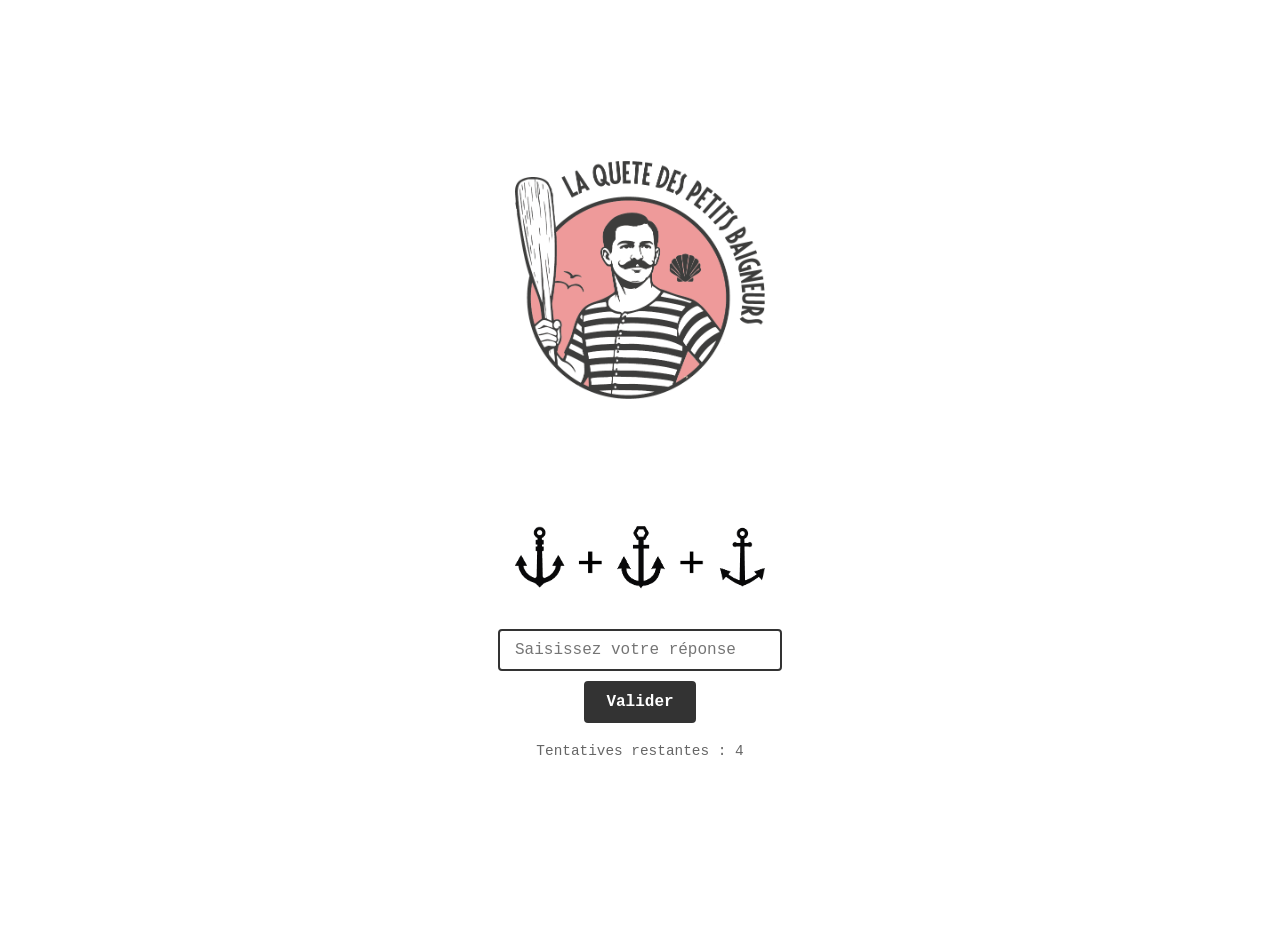
<file: longue-vue.html>
<!DOCTYPE html>
<html lang="fr">
<head>
    <meta charset="UTF-8">
    <meta name="viewport" content="width=device-width, initial-scale=1.0">
    <title>La Quête des Petits Baigneurs - Énigme</title>
    <style>
        body {
            font-family: "American Typewriter", "Courier New", Courier, serif;
            background-color: #ffffff;
            color: #333333;
            margin: 0;
            padding: 20px;
            display: flex;
            flex-direction: column;
            align-items: center;
            justify-content: center;
            min-height: 100vh;
            text-align: center;
        }

        .container {
            max-width: 600px;
            padding: 20px;
        }

        .logo {
            max-width: 250px;
            margin-bottom: 30px;
        }

        /* --- Animation "Tomber du ciel et rebond" --- */
        .enigme-texte {
            font-size: 3rem; /* Texte plus grand pour l'effet visuel */
            font-weight: bold;
            margin-bottom: 20px;
            height: 1.5em;
            display: flex;
            justify-content: center;
            align-items: center;
        }

        .enigme-texte span {
            display: inline-block;
            opacity: 0;
            transform: translateY(-300px);
            animation: fall-bounce 3s infinite ease-in-out;
        }

        @keyframes fall-bounce {
            0% { opacity: 0; transform: translateY(-300px); }
            10% { opacity: 1; transform: translateY(0); } /* Chute */
            15% { transform: translateY(-20px); } /* Rebond 1 */
            20% { transform: translateY(0); }
            25% { transform: translateY(-10px); } /* Rebond 2 */
            30% { transform: translateY(0); }
            80% { opacity: 1; transform: translateY(0); } /* Reste au sol */
            90%, 100% { opacity: 0; transform: translateY(0); } /* Disparition avant boucle */
        }

        /* Décalage pour l'apparition un par un */
        .char-1 { animation-delay: 0.1s !important; }
        .char-2 { animation-delay: 0.2s !important; }
        .char-3 { animation-delay: 0.3s !important; }
        .char-4 { animation-delay: 0.4s !important; }
        .char-5 { animation-delay: 0.5s !important; }
        .char-6 { animation-delay: 0.6s !important; }

        /* --- Visuel --- */
        .visuel-enigme {
            max-width: 250px;
            margin-bottom: 30px;
            display: block;
            margin-left: auto;
            margin-right: auto;
        }

        .input-group {
            margin-bottom: 20px;
        }

        input[type="text"] {
            font-family: "American Typewriter", "Courier New", Courier, serif;
            font-size: 1rem;
            padding: 10px 15px;
            border: 2px solid #333;
            border-radius: 4px;
            width: 250px;
            margin-bottom: 10px;
            outline: none;
        }

        button {
            font-family: "American Typewriter", "Courier New", Courier, serif;
            font-size: 1rem;
            font-weight: bold;
            padding: 10px 20px;
            background-color: #333;
            color: white;
            border: 2px solid #333;
            border-radius: 4px;
            cursor: pointer;
            transition: all 0.3s ease;
        }

        button:hover {
            background-color: white;
            color: #333;
        }

        button:disabled, input:disabled {
            opacity: 0.5;
            cursor: not-allowed;
        }

        .compteur {
            font-size: 0.9rem;
            color: #666;
            margin-bottom: 20px;
        }

        #message-resultat {
            display: none;
            margin-top: 20px;
            padding: 20px;
            border: 1px solid #333;
            background-color: #f9f9f9;
            text-align: left;
        }

        #message-resultat h3 {
            margin-top: 0;
            text-align: center;
        }

        .erreur {
            color: #d9534f;
            font-weight: bold;
            margin-top: 10px;
            display: none;
        }
    </style>
</head>
<body>

    <div class="container">
        <img src="Rose Logo petits baigneurs0.png" alt="Logo" class="logo">

        <div class="enigme-texte">
            <span class="char-1">1</span>
            <span class="char-2">3</span>
            <span class="char-3">5</span>
            <span class="char-4">°</span>
            <span class="char-5">&nbsp;</span>
            <span class="char-6">?</span>
        </div>

        <img src="Visuel 3 ancres.png" alt="Visuel" class="visuel-enigme">

        <div class="input-group" id="zone-saisie">
            <input type="text" id="reponse-input" placeholder="Saisissez votre réponse">
            <br>
            <button id="btn-valider" onclick="verifierReponse()">Valider</button>
        </div>

        <p class="compteur" id="texte-compteur">Tentatives restantes : <span id="nb-essais">4</span></p>

        <div id="message-erreur" class="erreur">Mauvaise réponse. Essayez encore !</div>

        <div id="message-resultat">
            <h3>Bravo !</h3>
            <p>Ici, le courageux curiste contemple avec effroi le champ de bataille mouvant de sa propre thérapie ! Comprenez bien que la mer n'est pas votre amie, c'est un remède brutal. Elle est glaciale, totalement imprévisible et férocement revigorante. Et ce traitement de choc obéit à des lois et des mathématiques médicales extrêmement strictes.</p>
            <p>Voici donc le moment de découvrir :</p>
            <p><strong>L'Ordonnance des Trois Vagues !</strong></p>
            <p>Je me permets de vous le rappeler vigoureusement : la flânerie aquatique est une dangereuse hérésie. Le bain de mer est un traitement médical violent, une épreuve redoutable pour le corps humain. Le temps d'immersion est scrupuleusement chronométré par nos spécialistes en blouse blanche. Trois à cinq minutes au très grand maximum ! Ou, pour être cliniquement exact : le temps nécessaire pour subir très précisément "trois vagues" s'écrasant sur le sommet de votre crâne. Au-delà de cette dose saline prescrite, le pauvre baigneur risque tout simplement la mort foudroyante par épuisement. Fuyez l'eau et regagnez le sable dès la troisième déferlante !</p>
        </div>
    </div>

    <script>
        let tentativesRestantes = 4;
        
        // Le code accepte 12 ou douze (le toLowerCase gère les majuscules)
        const reponsesAcceptees = ["12", "douze"]; 

        function verifierReponse() {
            const inputElement = document.getElementById("reponse-input");
            const btnElement = document.getElementById("btn-valider");
            const msgErreur = document.getElementById("message-erreur");
            const msgResultat = document.getElementById("message-resultat");
            const nbEssaisElement = document.getElementById("nb-essais");

            const reponseJoueur = inputElement.value.trim().toLowerCase();

            if (reponseJoueur === "") return; 

            if (reponsesAcceptees.includes(reponseJoueur)) {
                document.getElementById("zone-saisie").style.display = "none";
                document.querySelector(".enigme-texte").style.display = "none";
                document.querySelector(".visuel-enigme").style.display = "none";
                document.getElementById("texte-compteur").style.display = "none";
                msgErreur.style.display = "none";
                msgResultat.style.display = "block";
            } else {
                tentativesRestantes--;
                nbEssaisElement.textContent = tentativesRestantes;
                msgErreur.style.display = "block";
                
                inputElement.value = "";

                if (tentativesRestantes <= 0) {
                    inputElement.disabled = true;
                    btnElement.disabled = true;
                    msgErreur.textContent = "Vous n'avez plus de tentatives ! L'énigme est bloquée.";
                }
            }
        }

        document.getElementById("reponse-input").addEventListener("keypress", function(event) {
            if (event.key === "Enter") {
                event.preventDefault();
                verifierReponse();
            }
        });
    </script>

</body>
</html>
</file>
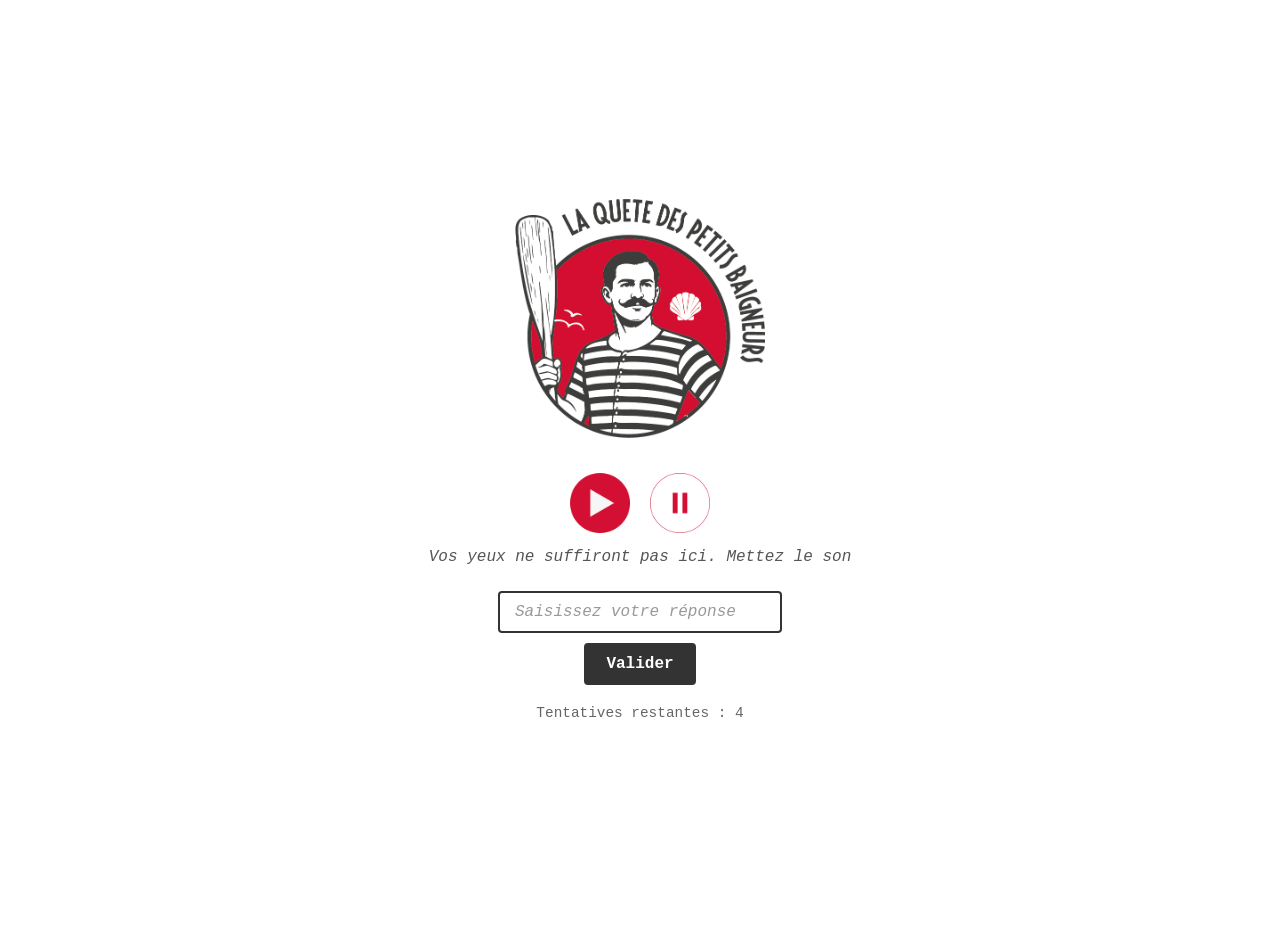
<file: madeleine.html>
<!DOCTYPE html>
<html lang="fr">
<head>
    <meta charset="UTF-8">
    <meta name="viewport" content="width=device-width, initial-scale=1.0">
    <title>La Quête des Petits Baigneurs - Énigme</title>
    <style>
        body {
            font-family: "American Typewriter", "Courier New", Courier, serif;
            background-color: #ffffff;
            color: #333333;
            margin: 0;
            padding: 20px;
            display: flex;
            flex-direction: column;
            align-items: center;
            justify-content: center;
            min-height: 100vh;
            text-align: center;
        }

        .container {
            max-width: 600px;
            padding: 20px;
        }

        .logo {
            max-width: 250px;
            margin-bottom: 30px;
        }

        /* --- Contrôles Audio --- */
        .audio-controls {
            display: flex;
            justify-content: center;
            align-items: center;
            gap: 20px;
            margin-bottom: 15px; /* Marge réduite pour rapprocher l'indice */
        }

        .audio-btn {
            cursor: pointer;
            width: 60px;
            height: auto;
            transition: transform 0.2s ease;
        }

        .audio-btn:hover {
            transform: scale(1.1);
        }
        
        /* Style pour l'indice audio */
        .indice-audio {
            font-size: 1rem;
            font-style: italic;
            color: #555555;
            margin-top: 0;
            margin-bottom: 25px;
        }

        .fw-light { font-weight: 300; }
        .fw-regular { font-weight: 400; }
        .fw-bold { font-weight: bold; }

        .input-group {
            margin-bottom: 20px;
        }

        input[type="text"] {
            font-family: "American Typewriter", "Courier New", Courier, serif;
            font-size: 1rem;
            padding: 10px 15px;
            border: 2px solid #333;
            border-radius: 4px;
            width: 250px;
            margin-bottom: 10px;
            outline: none;
        }

        input[type="text"]::placeholder {
            color: #999;
            font-style: italic;
        }

        button {
            font-family: "American Typewriter", "Courier New", Courier, serif;
            font-size: 1rem;
            font-weight: bold;
            padding: 10px 20px;
            background-color: #333;
            color: white;
            border: 2px solid #333;
            border-radius: 4px;
            cursor: pointer;
            transition: all 0.3s ease;
        }

        button:hover {
            background-color: white;
            color: #333;
        }

        button:disabled, input:disabled {
            opacity: 0.5;
            cursor: not-allowed;
        }

        .compteur {
            font-size: 0.9rem;
            color: #666;
            margin-bottom: 20px;
        }

        #message-resultat {
            display: none;
            margin-top: 20px;
            padding: 20px;
            border: 1px solid #333;
            background-color: #f9f9f9;
            text-align: left;
        }

        #message-resultat h3 {
            margin-top: 0;
            text-align: center;
        }

        .erreur {
            color: #d9534f;
            font-weight: bold;
            margin-top: 10px;
            display: none;
        }

        /* --- Style de l'encart Indice --- */
        .encart-indice {
            margin-top: 30px;
            padding: 20px;
            border: 2px dashed #333;
            background-color: #ffffff;
            text-align: center;
        }

        #texte-indice {
            display: none;
            font-size: 1.1rem;
            color: #333;
            margin-top: 10px;
        }
    </style>
</head>
<body>

    <div class="container">
        <img src="Rouge Logo petits baigneurs0.png" alt="Logo La Quête des Petits Baigneurs" class="logo">

        <audio id="enigme-audio" src="Kalimba-lecture-notes-Japonais.mp3"></audio>
        
        <div class="audio-controls" id="zone-audio">
            <img src="Play0.png" alt="Jouer l'extrait" class="audio-btn" onclick="jouerAudio()">
            <img src="Stop0.png" alt="Arrêter l'extrait" class="audio-btn" onclick="stopperAudio()">
        </div>
        
        <p class="indice-audio" id="texte-indice-audio">Vos yeux ne suffiront pas ici. Mettez le son</p>

        <div class="input-group" id="zone-saisie">
            <input type="text" id="reponse-input" placeholder="Saisissez votre réponse">
            <br>
            <button id="btn-valider" onclick="verifierReponse()">Valider</button>
        </div>

        <p class="compteur" id="texte-compteur">Tentatives restantes : <span id="nb-essais">4</span></p>

        <div id="message-erreur" class="erreur">Mauvaise réponse. Essayez encore !</div>

        <div id="message-resultat">
            <h3>Bravo !</h3>
            <p>La croissance tout bonnement exponentielle de notre belle station balnéaire a nécessité quelques ajustements spirituels d'envergure. Il a fallu rapidement ordonner la construction de cette très imposante église Sainte-Madeleine pour accueillir dignement la ferveur de nos riches estivants. Car la villégiature et les bains de mer n'excluent en rien la foi fervente, ni la plus stricte rigueur morale ! N'oubliez jamais que la mer est une création divine dotée de puissantes vertus curatives, et non un vulgaire terrain de jeu pour enfants dissipés.</p>
            <p>Prenez donc bonne note de cette nouvelle règle fondamentale.</p>
            <p><strong>De l'Ordonnance Médicale et de la Flânerie Aquatique !</strong></p>
            <p>Sachez que l'immersion purement récréative est considérée comme une véritable hérésie psychiatrique. Quiconque s'aventurera dans l'eau salée par simple plaisir du jeu sera immédiatement arrêté et renvoyé chez lui par le tout premier train ! L'océan est une austère officine médicale, pas un charmant salon de thé mondain. Pour tremper un orteil, vous devez impérativement détenir l'ordonnance dument tamponnée par le Médecin Inspecteur des Bains. Les gloussements, les éclaboussures ludiques et autres conversations frivoles entre deux vagues glaçantes sont formellement proscrits.</p>
            
            <div class="encart-indice">
                <button id="btn-indice" onclick="afficherIndice()">Obtenir mon indice</button>
                <div id="texte-indice">
                    <p>Voici votre indice : <strong>La deuxième molette est un nombre impair.</strong></p>
                    <p><em>Conservez-le précieusement pour espérer ouvrir le cadenas du coffre.</em></p>
                </div>
            </div>
        </div>
    </div>

    <script>
        let tentativesRestantes = 4;
        
        const reponsesAcceptees = ["auclair de la lune", "au clair de la lune"]; 

        const audio = document.getElementById("enigme-audio");

        function jouerAudio() {
            audio.play();
        }

        function stopperAudio() {
            audio.pause();
        }

        function verifierReponse() {
            const inputElement = document.getElementById("reponse-input");
            const btnElement = document.getElementById("btn-valider");
            const msgErreur = document.getElementById("message-erreur");
            const msgResultat = document.getElementById("message-resultat");
            const nbEssaisElement = document.getElementById("nb-essais");

            const reponseJoueur = inputElement.value.trim().toLowerCase();

            if (reponseJoueur === "") return; 

            if (reponsesAcceptees.includes(reponseJoueur)) {
                stopperAudio(); 
                
                document.getElementById("zone-saisie").style.display = "none";
                document.getElementById("zone-audio").style.display = "none";
                document.getElementById("texte-indice-audio").style.display = "none"; // Cache la phrase d'indice
                document.getElementById("texte-compteur").style.display = "none";
                msgErreur.style.display = "none";
                msgResultat.style.display = "block";
            } else {
                tentativesRestantes--;
                nbEssaisElement.textContent = tentativesRestantes;
                msgErreur.style.display = "block";
                
                inputElement.value = "";

                if (tentativesRestantes <= 0) {
                    inputElement.disabled = true;
                    btnElement.disabled = true;
                    msgErreur.textContent = "Vous n'avez plus de tentatives ! L'énigme est bloquée.";
                }
            }
        }

        // Fonction pour afficher l'indice
        function afficherIndice() {
            document.getElementById("btn-indice").style.display = "none";
            document.getElementById("texte-indice").style.display = "block";
        }

        document.getElementById("reponse-input").addEventListener("keypress", function(event) {
            if (event.key === "Enter") {
                event.preventDefault();
                verifierReponse();
            }
        });
    </script>

</body>
</html>
</file>
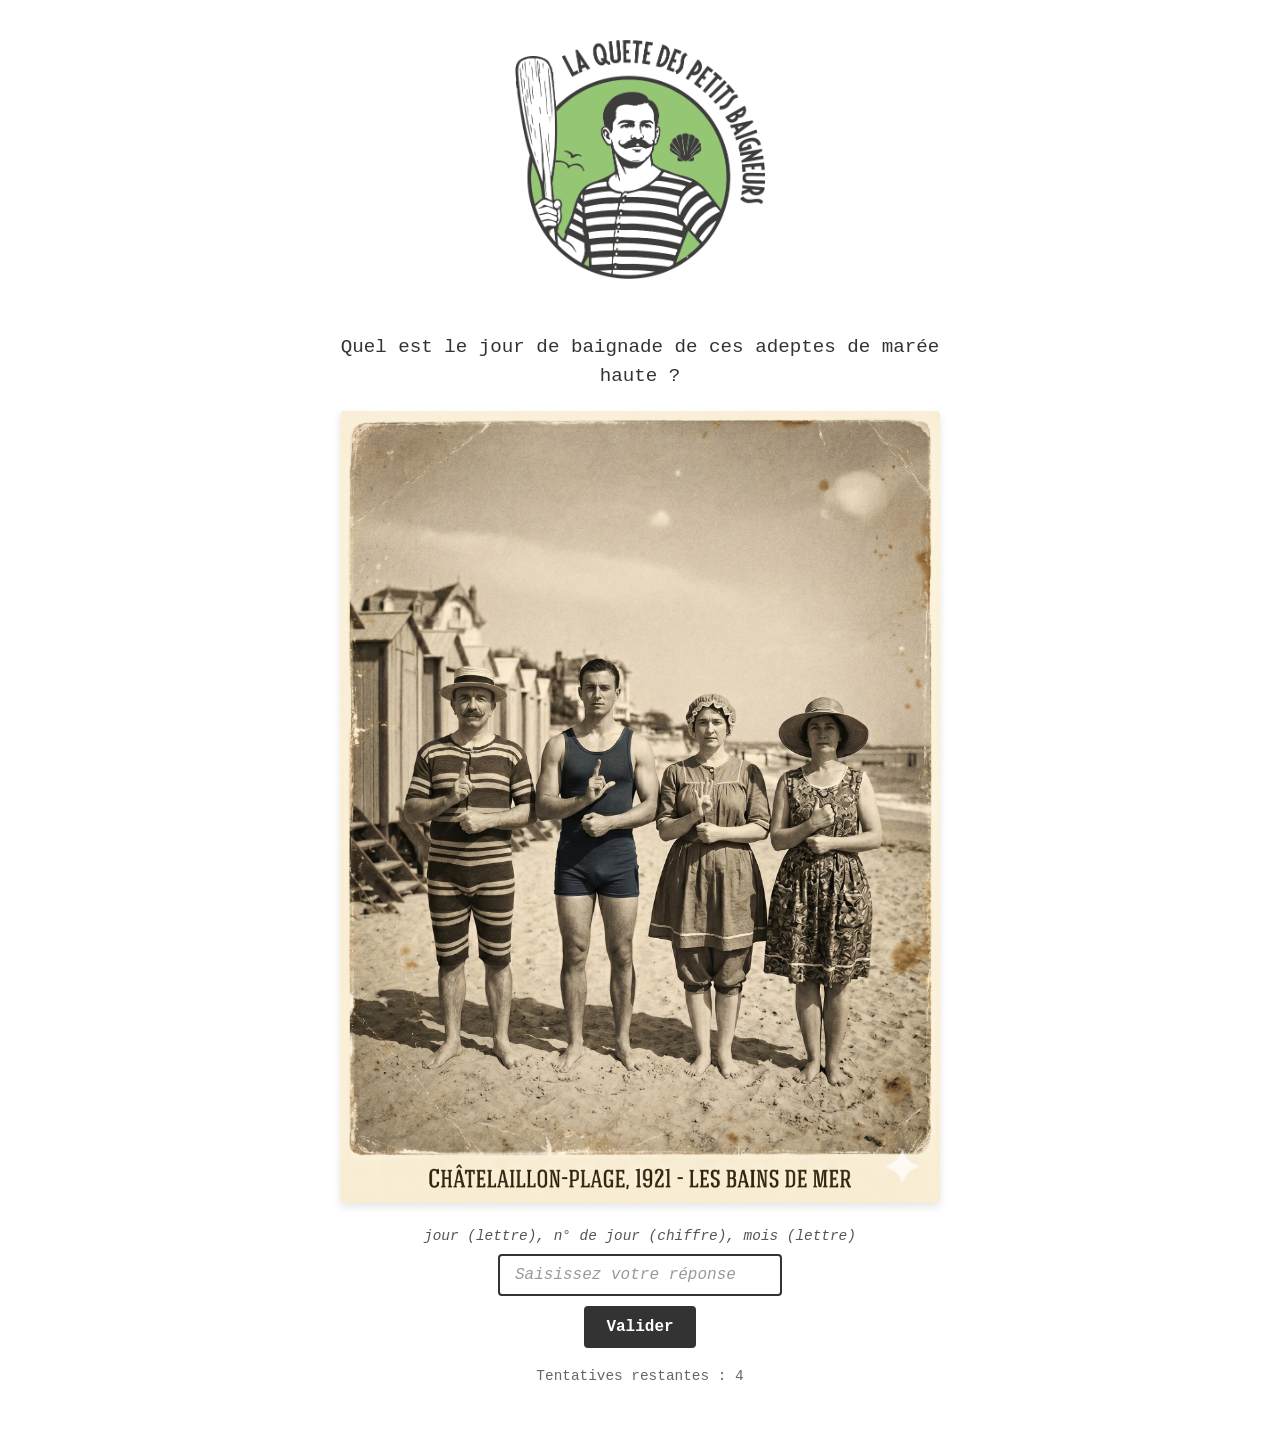
<file: sans-issue.html>
<!DOCTYPE html>
<html lang="fr">
<head>
    <meta charset="UTF-8">
    <meta name="viewport" content="width=device-width, initial-scale=1.0">
    <title>La Quête des Petits Baigneurs - Énigme</title>
    <style>
        body {
            font-family: "American Typewriter", "Courier New", Courier, serif;
            background-color: #ffffff;
            color: #333333;
            margin: 0;
            padding: 20px;
            display: flex;
            flex-direction: column;
            align-items: center;
            justify-content: center;
            min-height: 100vh;
            text-align: center;
        }

        .container {
            max-width: 600px;
            padding: 20px;
        }

        .logo {
            max-width: 250px;
            margin-bottom: 30px;
        }

        .enigme-texte {
            font-size: 1.2rem;
            line-height: 1.5;
            margin-bottom: 20px;
        }

        .visuel-enigme {
            max-width: 100%;
            height: auto;
            border-radius: 4px;
            margin-bottom: 20px;
            box-shadow: 0 4px 8px rgba(0,0,0,0.1);
        }

        .fw-light { font-weight: 300; }
        .fw-regular { font-weight: 400; }
        .fw-bold { font-weight: bold; }

        .input-group {
            margin-bottom: 20px;
        }
        
        .indice-format {
            font-size: 0.9rem;
            font-style: italic;
            color: #555555;
            margin-top: 0;
            margin-bottom: 10px;
        }

        input[type="text"] {
            font-family: "American Typewriter", "Courier New", Courier, serif;
            font-size: 1rem;
            padding: 10px 15px;
            border: 2px solid #333;
            border-radius: 4px;
            width: 250px;
            margin-bottom: 10px;
            outline: none;
        }

        input[type="text"]::placeholder {
            color: #999;
            font-style: italic;
        }

        button {
            font-family: "American Typewriter", "Courier New", Courier, serif;
            font-size: 1rem;
            font-weight: bold;
            padding: 10px 20px;
            background-color: #333;
            color: white;
            border: 2px solid #333;
            border-radius: 4px;
            cursor: pointer;
            transition: all 0.3s ease;
        }

        button:hover {
            background-color: white;
            color: #333;
        }

        button:disabled, input:disabled {
            opacity: 0.5;
            cursor: not-allowed;
        }

        .compteur {
            font-size: 0.9rem;
            color: #666;
            margin-bottom: 20px;
        }

        #message-resultat {
            display: none;
            margin-top: 20px;
            padding: 20px;
            border: 1px solid #333;
            background-color: #f9f9f9;
            text-align: left;
        }

        #message-resultat h3 {
            margin-top: 0;
            text-align: center;
        }

        .erreur {
            color: #d9534f;
            font-weight: bold;
            margin-top: 10px;
            display: none;
        }

        /* --- Style de l'encart Indice --- */
        .encart-indice {
            margin-top: 30px;
            padding: 20px;
            border: 2px dashed #333;
            background-color: #ffffff;
            text-align: center;
        }

        #texte-indice {
            display: none;
            font-size: 1.1rem;
            color: #333;
            margin-top: 10px;
        }
    </style>
</head>
<body>

    <div class="container">
        <img src="Vert Logo petits baigneurs0.png" alt="Logo La Quête des Petits Baigneurs" class="logo">

        <p class="enigme-texte fw-regular">
            Quel est le jour de baignade de ces adeptes de marée haute ?
        </p>

        <img src="jour-de-baignade.png" alt="Photo de baignade" class="visuel-enigme">

        <div class="input-group" id="zone-saisie">
            <p class="indice-format">jour (lettre), n° de jour (chiffre), mois (lettre)</p>
            
            <input type="text" id="reponse-input" placeholder="Saisissez votre réponse">
            <br>
            <button id="btn-valider" onclick="verifierReponse()">Valider</button>
        </div>

        <p class="compteur" id="texte-compteur">Tentatives restantes : <span id="nb-essais">4</span></p>

        <div id="message-erreur" class="erreur">Mauvaise réponse. Essayez encore !</div>

        <div id="message-resultat">
            <h3>Bravo !</h3>
            <p>De l'autre côté de ce passage, admirez l'architecture de la villa dressée fièrement face à la puissance indomptable de l'océan. Voici la splendide Villa Neptune. Il s'agit de l'archétype même et parfait de la grande villa balnéaire de notre chère Belle Époque, typique des années 1900 ! Spécialement conçue pour l'élite de la grande villégiature, elle affiche sans complexe des volumes cossus et rassurants. Ses larges et somptueuses terrasses sont délibérément orientées pour dominer le paysage marin et surveiller l'horizon agité. Mais n'oubliez jamais que, même face au pire des drames se déroulant sous vos yeux, l'élégance bourgeoise doit primer sur la panique !</p>
            <p>D'où cette règle inflexible concernant le protocole.</p>
            <p><strong>Le Sauvetage et de la Bienséance !</strong></p>
            <p>Depuis ces hautes terrasses, on observe parfois, hélas, des scènes de baignade tragiques au large. En cas de noyade avérée d'une Dame de bonne condition, la morale de notre station reste de marbre. Le sauveteur masculin de service est tenu d'intervenir courageusement, mais en détournant soigneusement son regard. Il s'assurera avant toute chose que les plombs de la jupe de la victime évanouie sont toujours parfaitement en place avant de la hisser sur le sable. Le scandale public est bien pire que la noyade !</p>
            
            <div class="encart-indice">
                <button id="btn-indice" onclick="afficherIndice()">Obtenir mon indice</button>
                <div id="texte-indice">
                    <p>Voici votre indice : <strong>La deuxième molette est un multiple de 3.</strong></p>
                    <p><em>Conservez-le précieusement pour espérer ouvrir le cadenas du coffre.</em></p>
                </div>
            </div>
        </div>
    </div>

    <script>
        let tentativesRestantes = 4;
        
        const reponsesAcceptees = ["jeudi 30 juillet", "30/7/1921", "30/07/1921"]; 

        function verifierReponse() {
            const inputElement = document.getElementById("reponse-input");
            const btnElement = document.getElementById("btn-valider");
            const msgErreur = document.getElementById("message-erreur");
            const msgResultat = document.getElementById("message-resultat");
            const nbEssaisElement = document.getElementById("nb-essais");

            const reponseJoueur = inputElement.value.trim().toLowerCase();

            if (reponseJoueur === "") return; 

            if (reponsesAcceptees.includes(reponseJoueur)) {
                // Masquer les éléments de l'énigme en cas de succès
                document.getElementById("zone-saisie").style.display = "none";
                document.querySelector(".enigme-texte").style.display = "none";
                document.querySelector(".visuel-enigme").style.display = "none";
                document.getElementById("texte-compteur").style.display = "none";
                
                msgErreur.style.display = "none";
                msgResultat.style.display = "block";
            } else {
                tentativesRestantes--;
                nbEssaisElement.textContent = tentativesRestantes;
                msgErreur.style.display = "block";
                
                inputElement.value = "";

                if (tentativesRestantes <= 0) {
                    inputElement.disabled = true;
                    btnElement.disabled = true;
                    msgErreur.textContent = "Vous n'avez plus de tentatives ! L'énigme est bloquée.";
                }
            }
        }

        // Fonction pour afficher l'indice
        function afficherIndice() {
            document.getElementById("btn-indice").style.display = "none";
            document.getElementById("texte-indice").style.display = "block";
        }

        document.getElementById("reponse-input").addEventListener("keypress", function(event) {
            if (event.key === "Enter") {
                event.preventDefault();
                verifierReponse();
            }
        });
    </script>

</body>
</html>
</file>
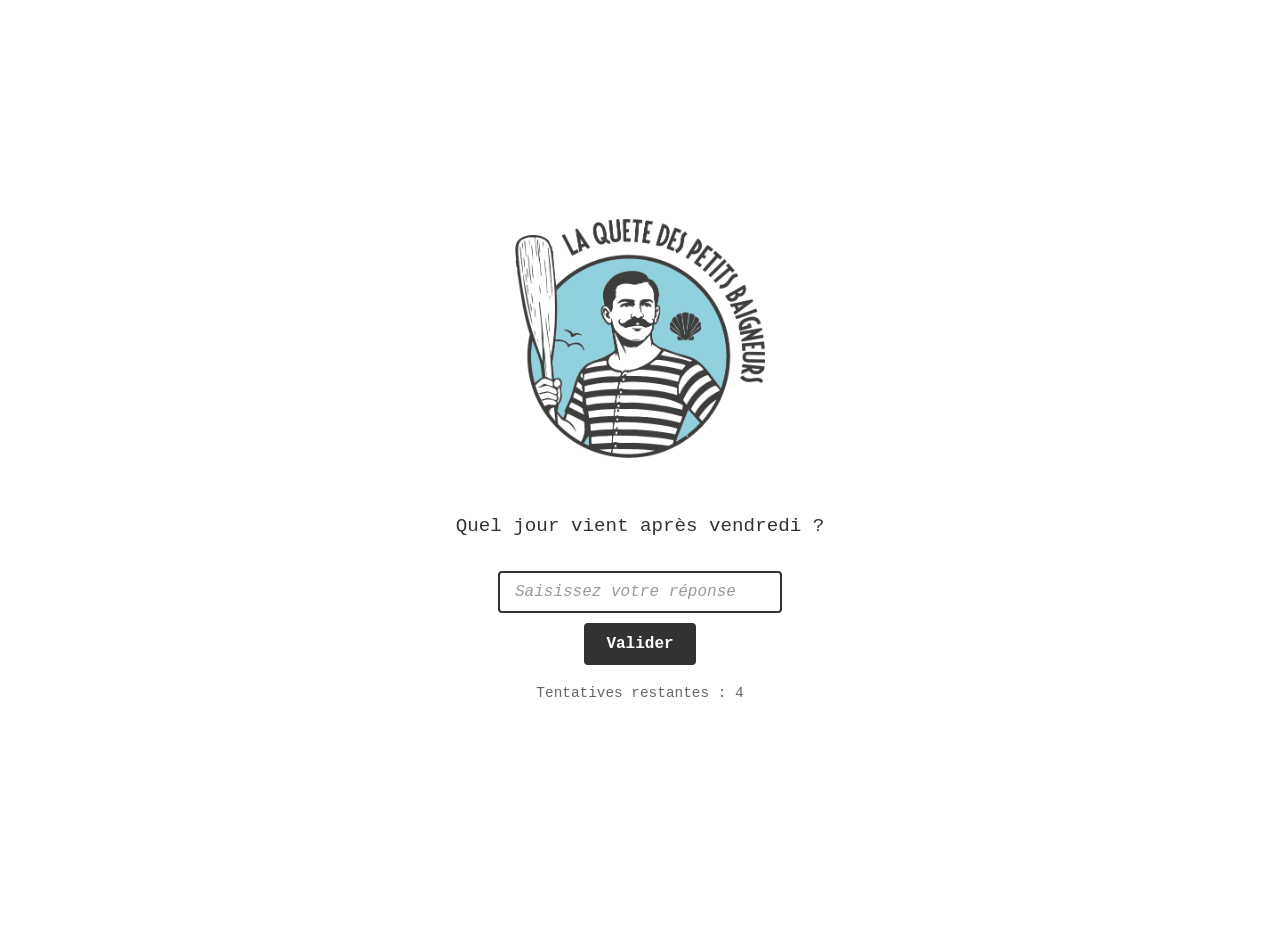
<file: test.html>
<!DOCTYPE html>
<html lang="fr">
<head>
    <meta charset="UTF-8">
    <meta name="viewport" content="width=device-width, initial-scale=1.0">
    <title>La Quête des Petits Baigneurs - Énigme</title>
    <style>
        body {
            font-family: "American Typewriter", "Courier New", Courier, serif;
            background-color: #ffffff;
            color: #333333;
            margin: 0;
            padding: 20px;
            display: flex;
            flex-direction: column;
            align-items: center;
            justify-content: center;
            min-height: 100vh;
            text-align: center;
        }

        .container {
            max-width: 600px;
            padding: 20px;
        }

        .logo {
            max-width: 250px;
            margin-bottom: 30px;
        }

        .enigme-texte {
            font-size: 1.2rem;
            line-height: 1.5;
            margin-bottom: 30px;
        }

        .fw-light { font-weight: 300; }
        .fw-regular { font-weight: 400; }
        .fw-bold { font-weight: bold; }

        .input-group {
            margin-bottom: 20px;
        }

        input[type="text"] {
            font-family: "American Typewriter", "Courier New", Courier, serif;
            font-size: 1rem;
            padding: 10px 15px;
            border: 2px solid #333;
            border-radius: 4px;
            width: 250px;
            margin-bottom: 10px;
            outline: none;
        }

        input[type="text"]::placeholder {
            color: #999;
            font-style: italic;
        }

        button {
            font-family: "American Typewriter", "Courier New", Courier, serif;
            font-size: 1rem;
            font-weight: bold;
            padding: 10px 20px;
            background-color: #333;
            color: white;
            border: 2px solid #333;
            border-radius: 4px;
            cursor: pointer;
            transition: all 0.3s ease;
        }

        button:hover {
            background-color: white;
            color: #333;
        }

        button:disabled, input:disabled {
            opacity: 0.5;
            cursor: not-allowed;
        }

        .compteur {
            font-size: 0.9rem;
            color: #666;
            margin-bottom: 20px;
        }

        #message-resultat {
            display: none;
            margin-top: 20px;
            padding: 20px;
            border: 1px solid #333;
            background-color: #f9f9f9;
            text-align: left;
        }

        #message-resultat h3 {
            margin-top: 0;
            text-align: center;
        }

        .erreur {
            color: #d9534f;
            font-weight: bold;
            margin-top: 10px;
            display: none;
        }
    </style>
</head>
<body>

    <div class="container">
        <img src="Bleu Logo petits baigneurs0.png" alt="Logo La Quête des Petits Baigneurs" class="logo">

        <p class="enigme-texte fw-regular">
            Quel jour vient après vendredi ?
        </p>

        <div class="input-group" id="zone-saisie">
            <input type="text" id="reponse-input" placeholder="Saisissez votre réponse">
            <br>
            <button id="btn-valider" onclick="verifierReponse()">Valider</button>
        </div>

        <p class="compteur" id="texte-compteur">Tentatives restantes : <span id="nb-essais">4</span></p>

        <div id="message-erreur" class="erreur">Mauvaise réponse. Essayez encore !</div>

        <div id="message-resultat">
            <h3>Bravo !</h3>
        </div>
    </div>

    <script>
        let tentativesRestantes = 4;
        
        // La réponse acceptée est maintenant "samedi"
        const reponsesAcceptees = ["samedi"]; 

        function verifierReponse() {
            const inputElement = document.getElementById("reponse-input");
            const btnElement = document.getElementById("btn-valider");
            const msgErreur = document.getElementById("message-erreur");
            const msgResultat = document.getElementById("message-resultat");
            const nbEssaisElement = document.getElementById("nb-essais");

            const reponseJoueur = inputElement.value.trim().toLowerCase();

            if (reponseJoueur === "") return; 

            if (reponsesAcceptees.includes(reponseJoueur)) {
                document.getElementById("zone-saisie").style.display = "none";
                document.querySelector(".enigme-texte").style.display = "none";
                document.getElementById("texte-compteur").style.display = "none";
                msgErreur.style.display = "none";
                msgResultat.style.display = "block";
            } else {
                tentativesRestantes--;
                nbEssaisElement.textContent = tentativesRestantes;
                msgErreur.style.display = "block";
                
                inputElement.value = "";

                if (tentativesRestantes <= 0) {
                    inputElement.disabled = true;
                    btnElement.disabled = true;
                    msgErreur.textContent = "Vous n'avez plus de tentatives ! L'énigme est bloquée.";
                }
            }
        }

        document.getElementById("reponse-input").addEventListener("keypress", function(event) {
            if (event.key === "Enter") {
                event.preventDefault();
                verifierReponse();
            }
        });
    </script>

</body>
</html>
</file>
